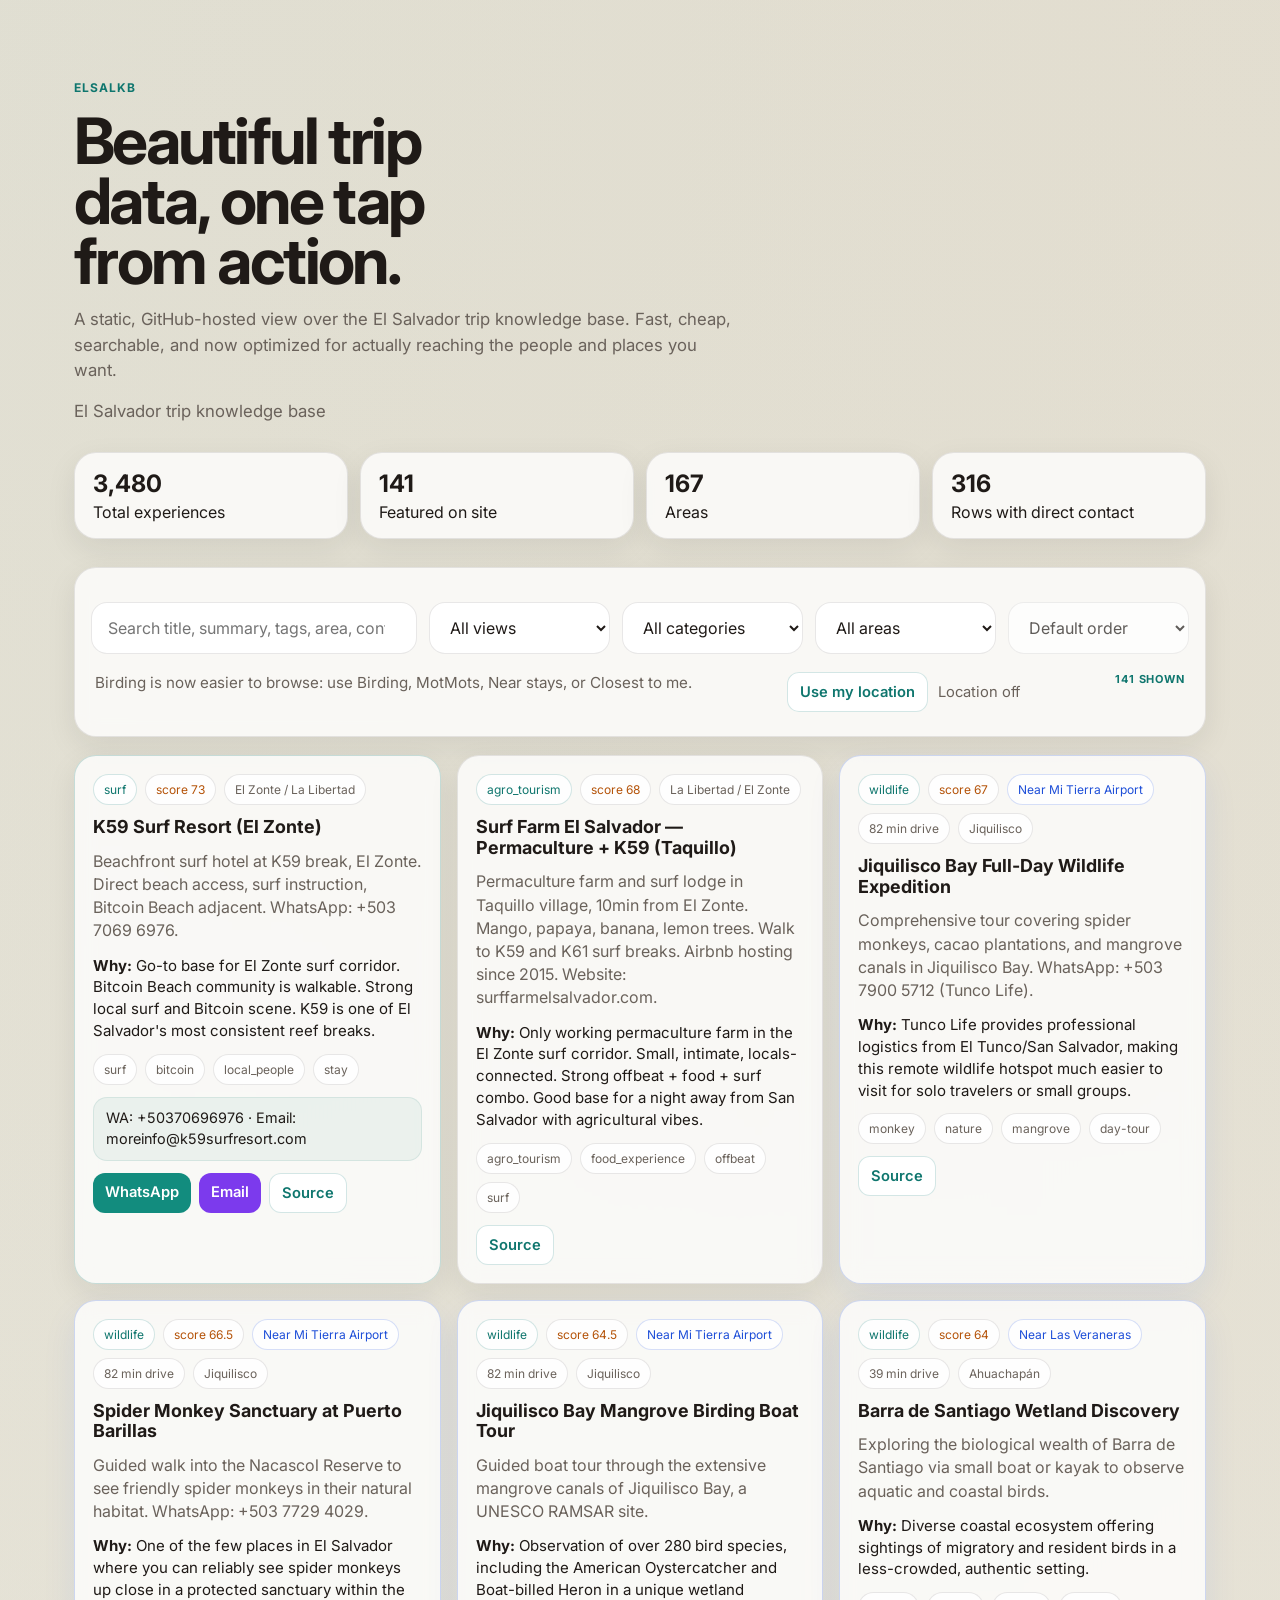
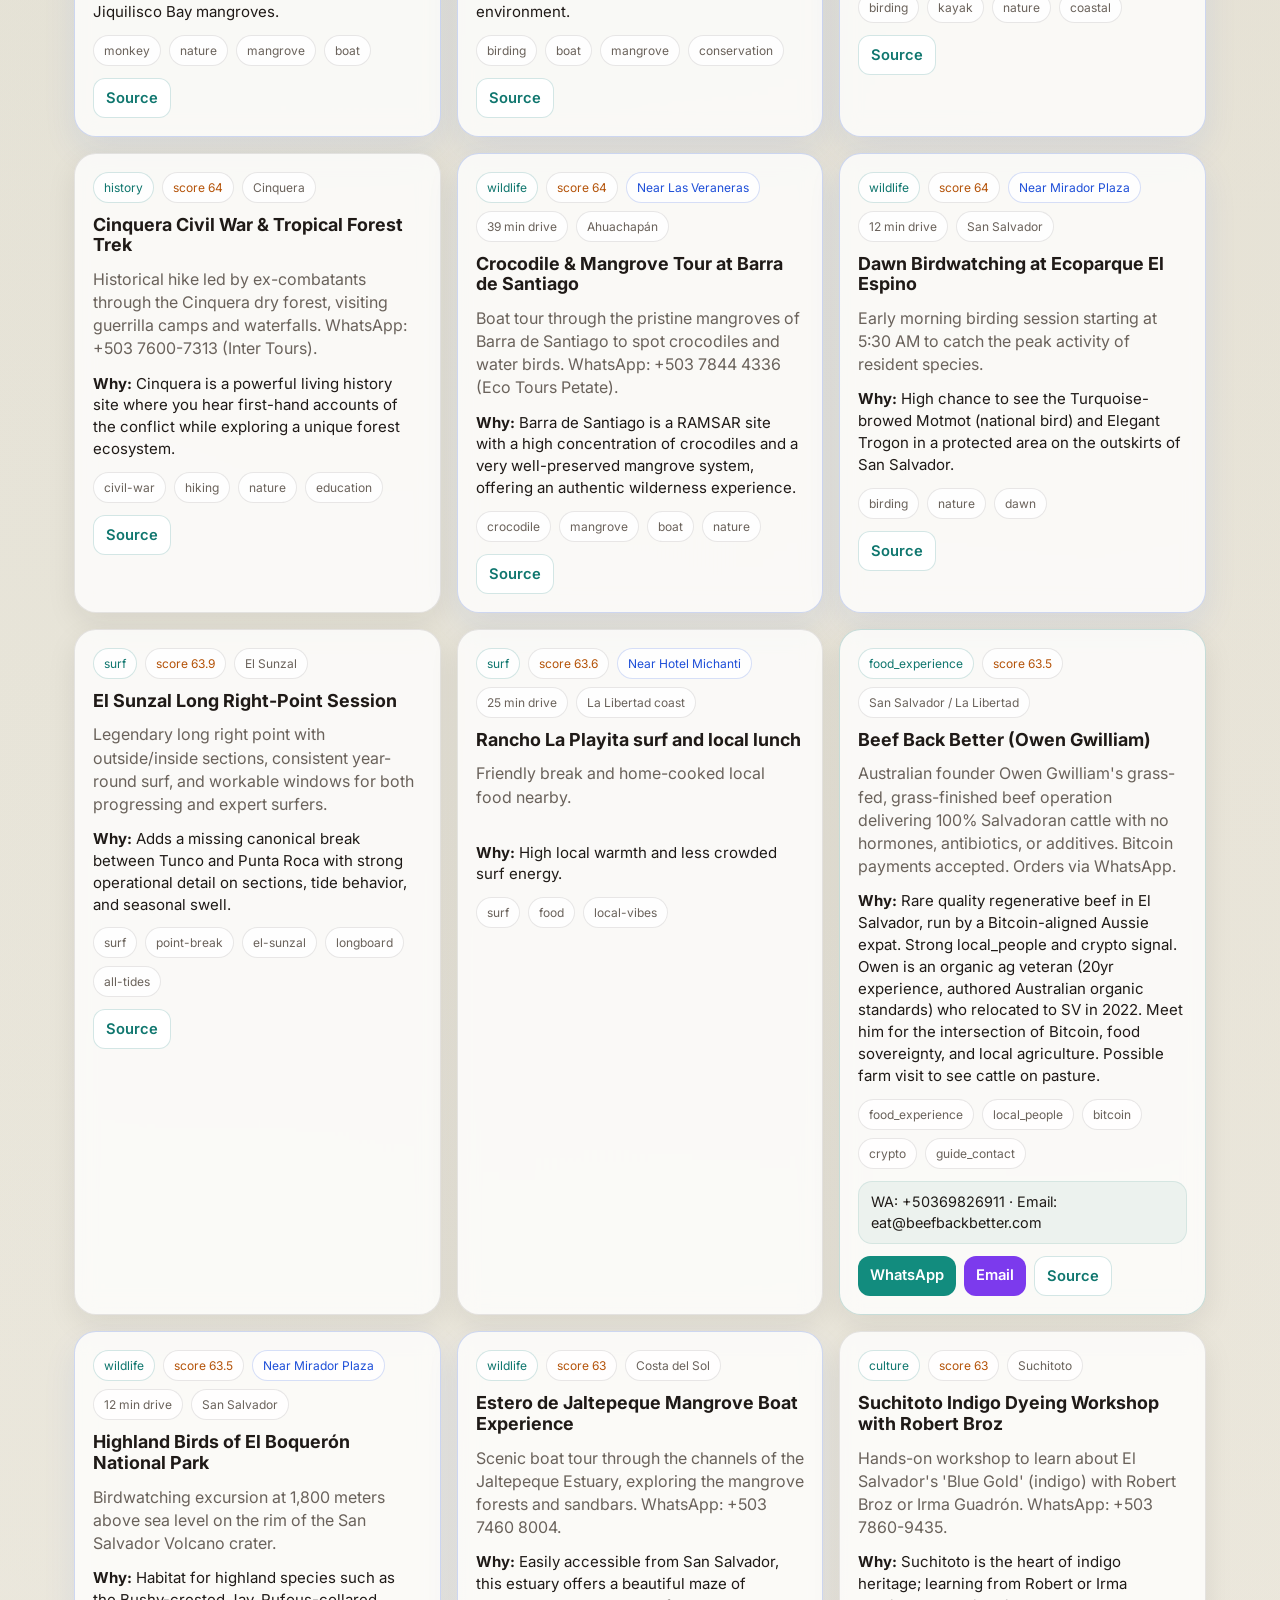
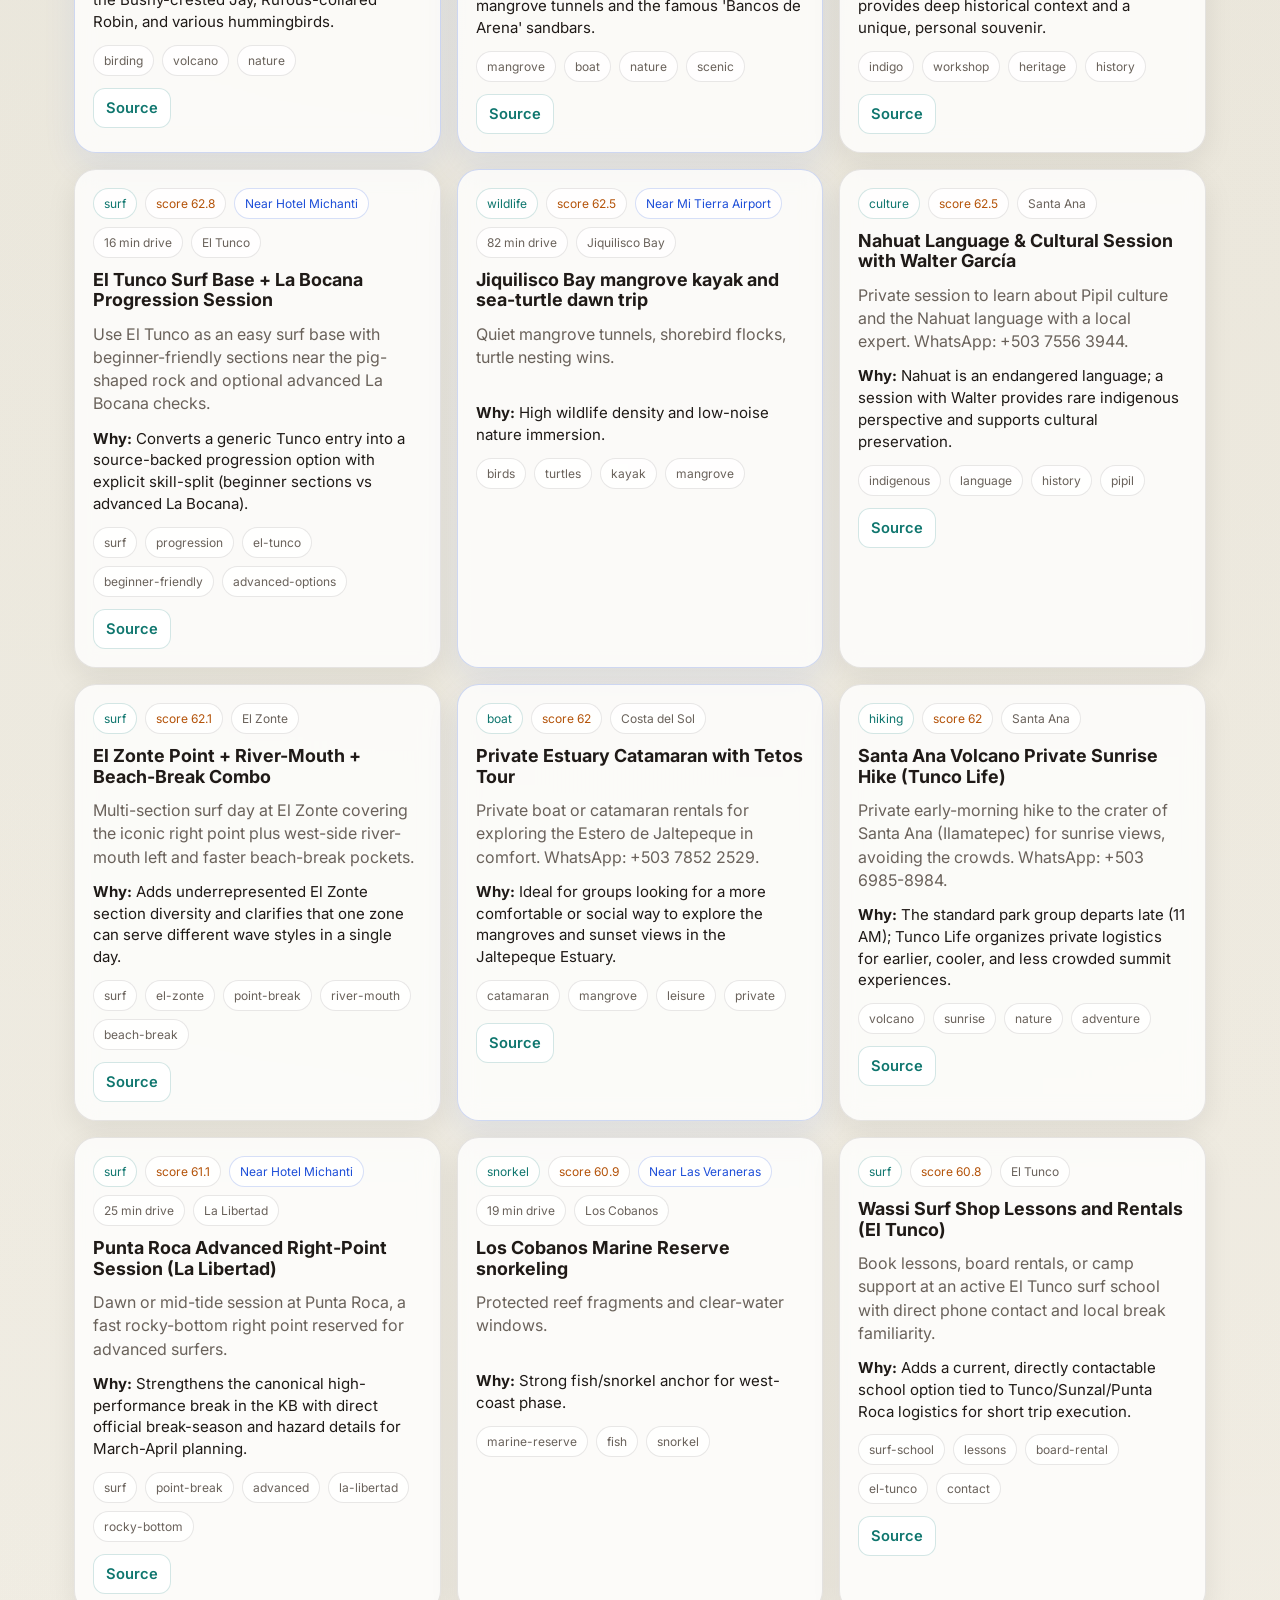
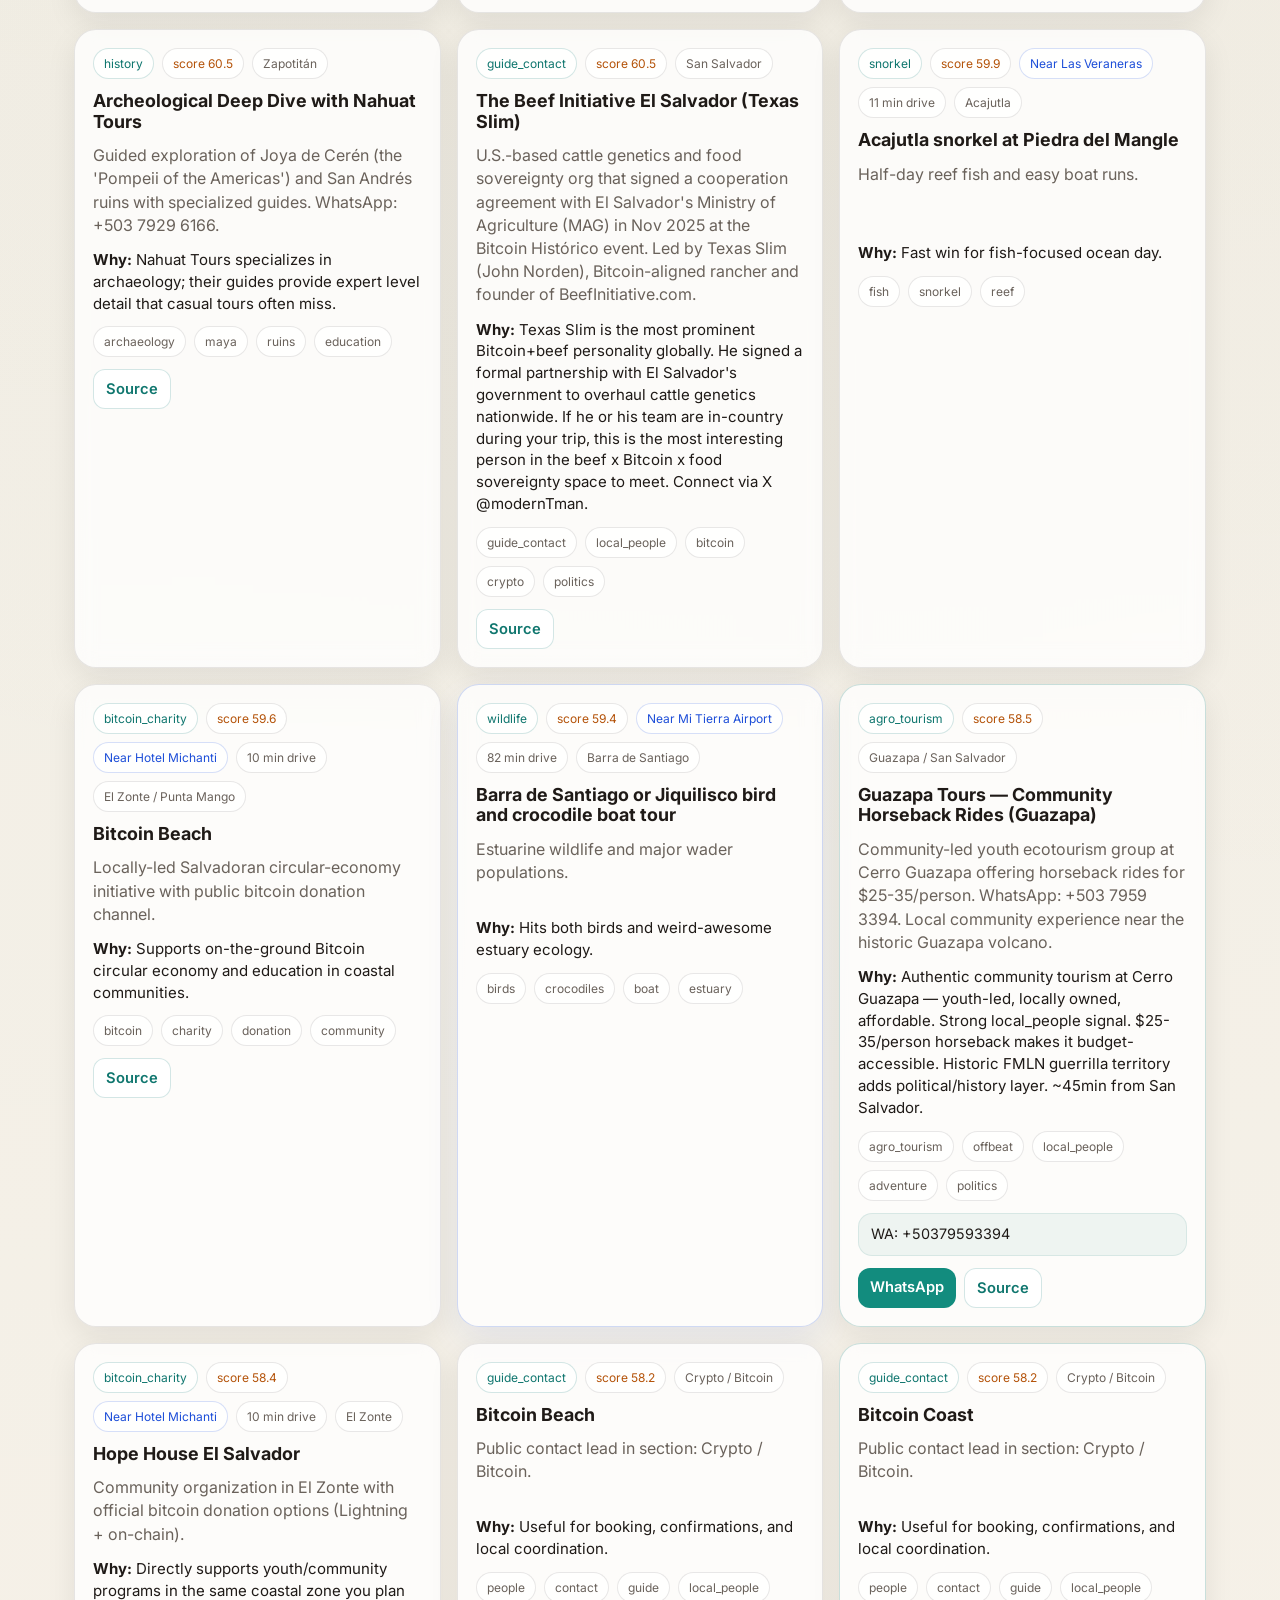
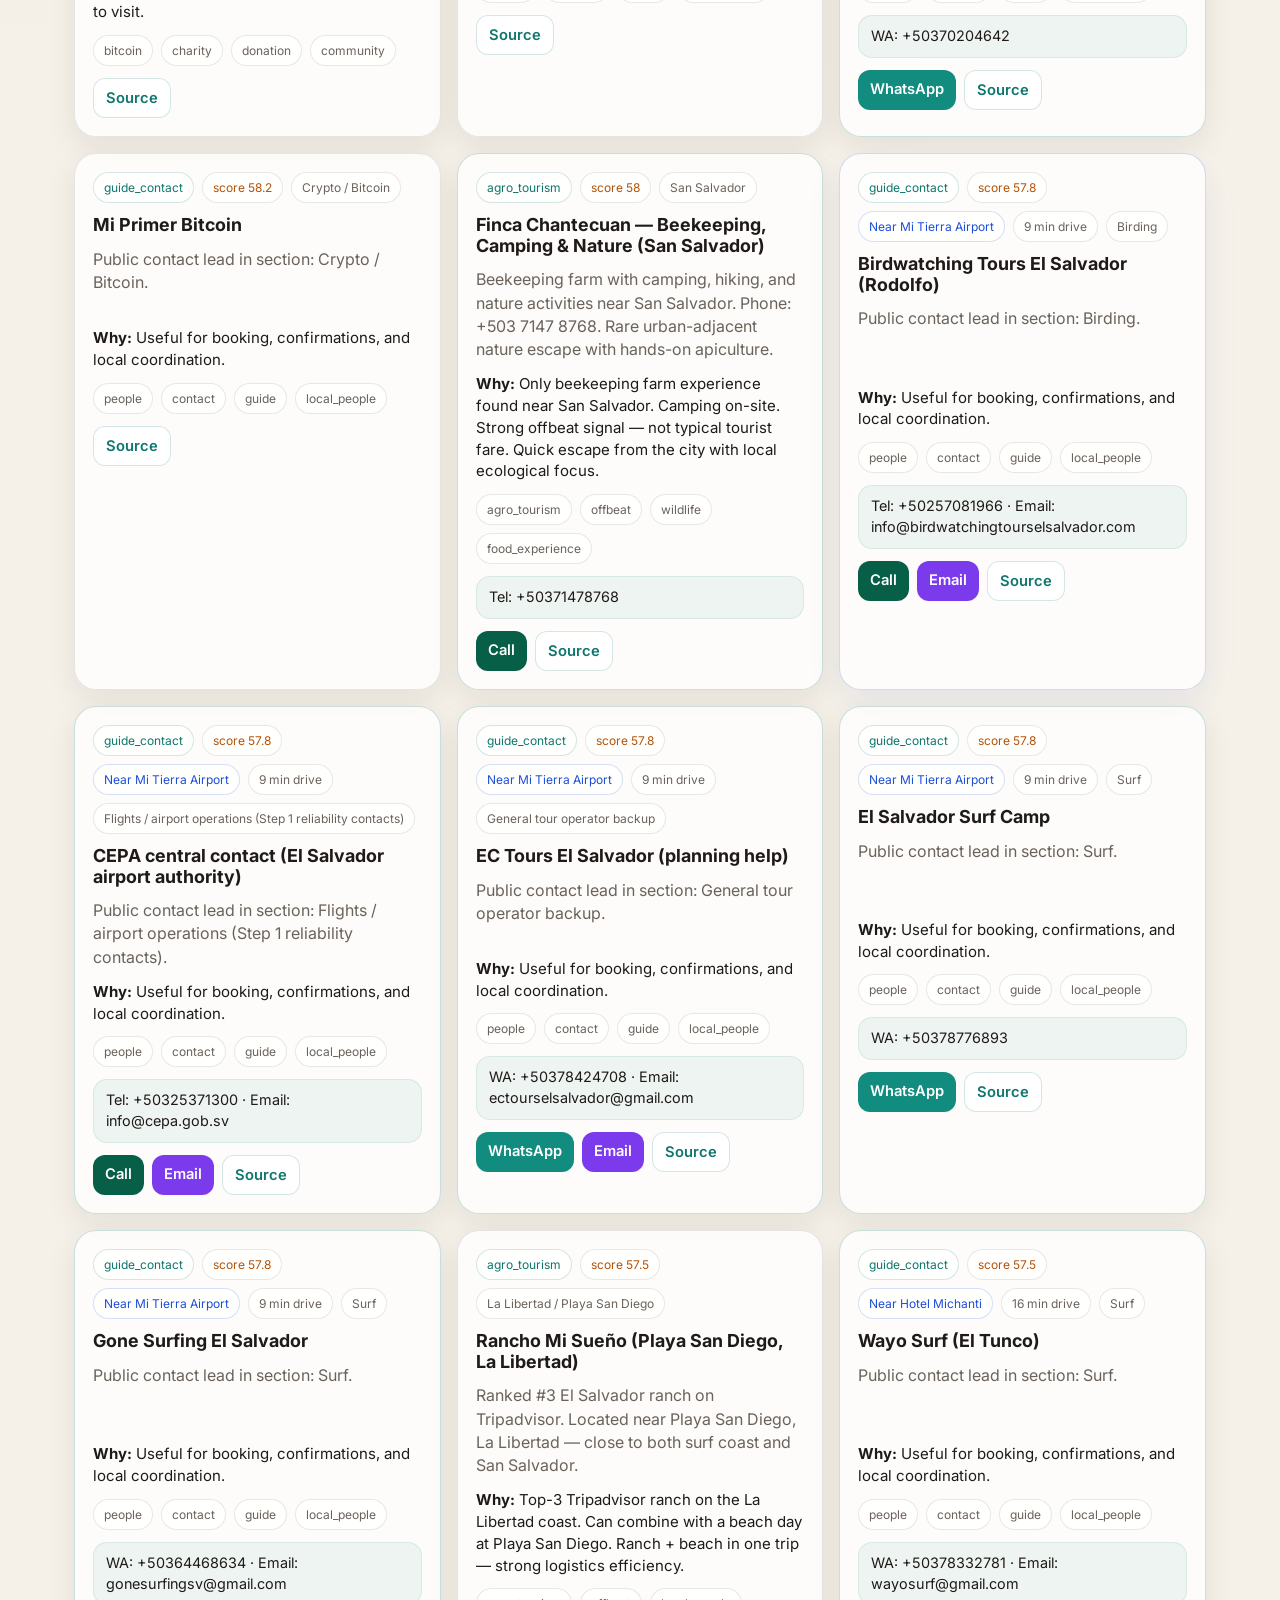
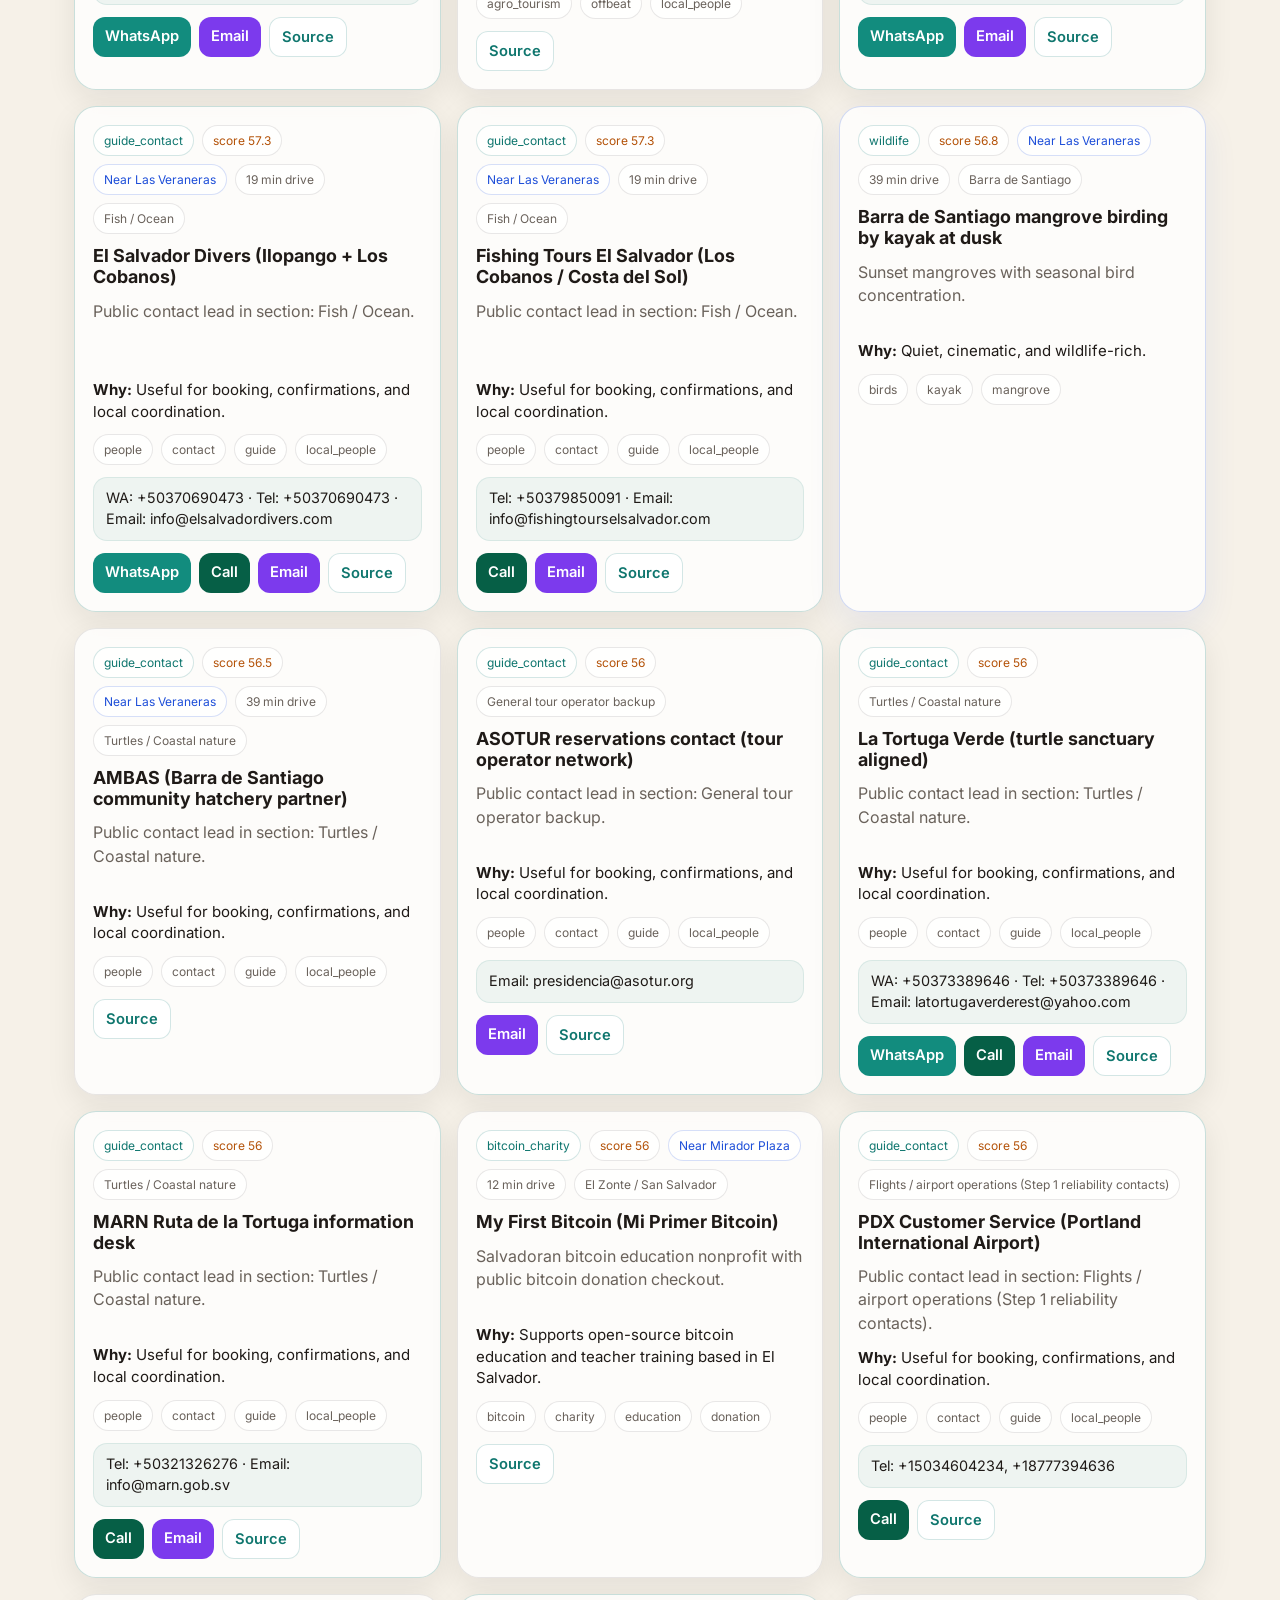
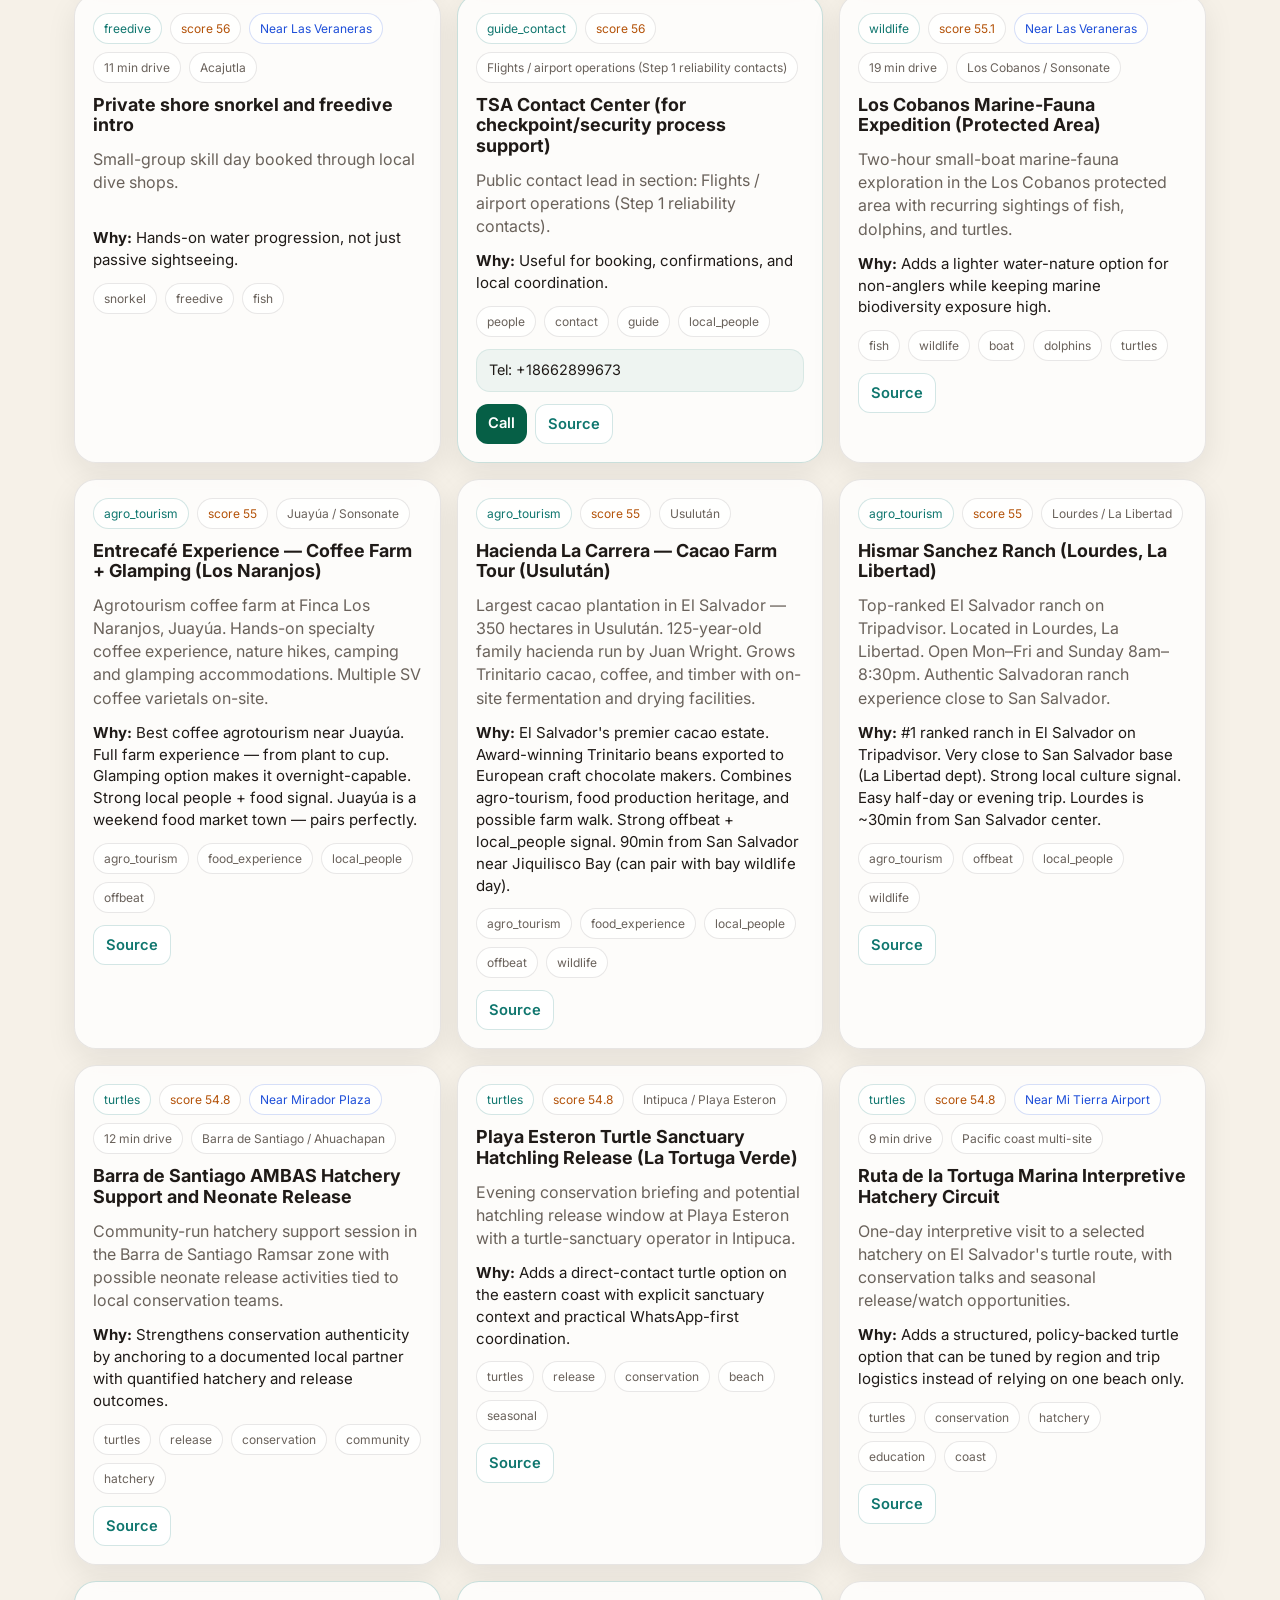
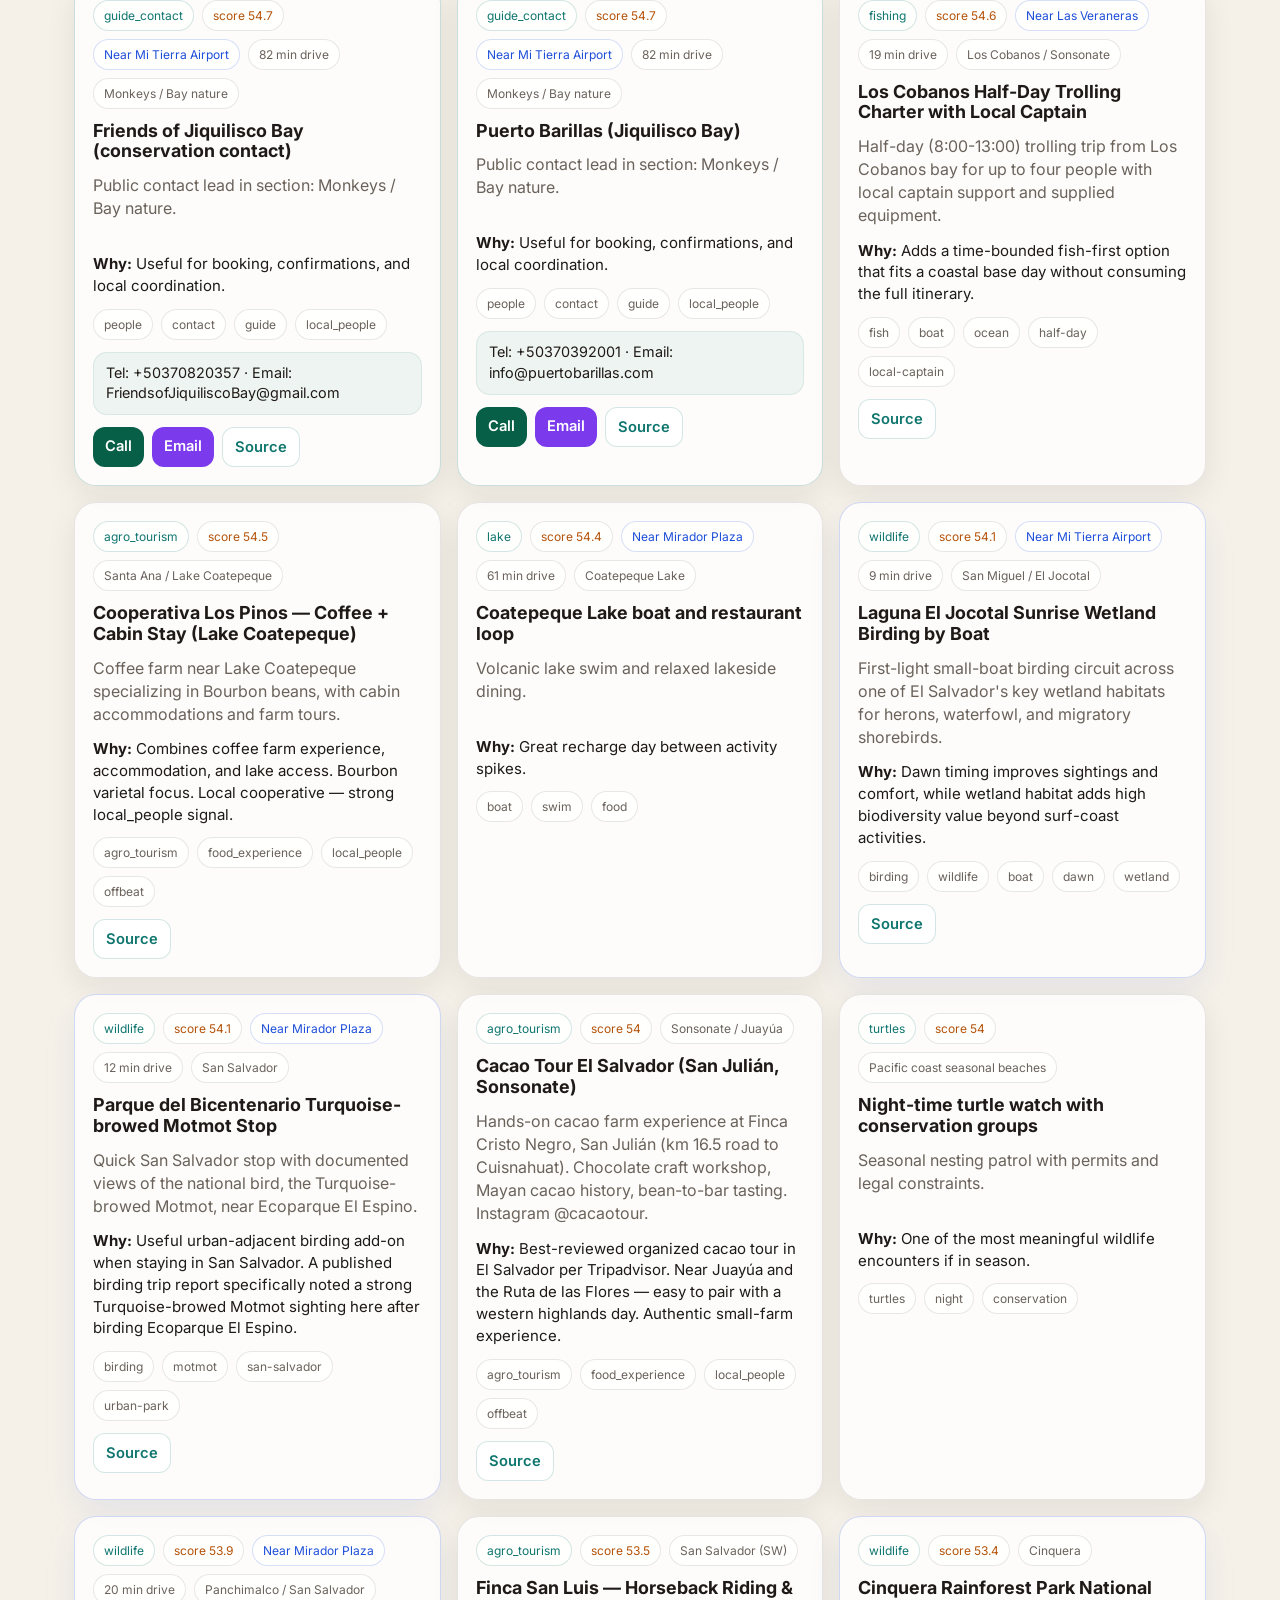
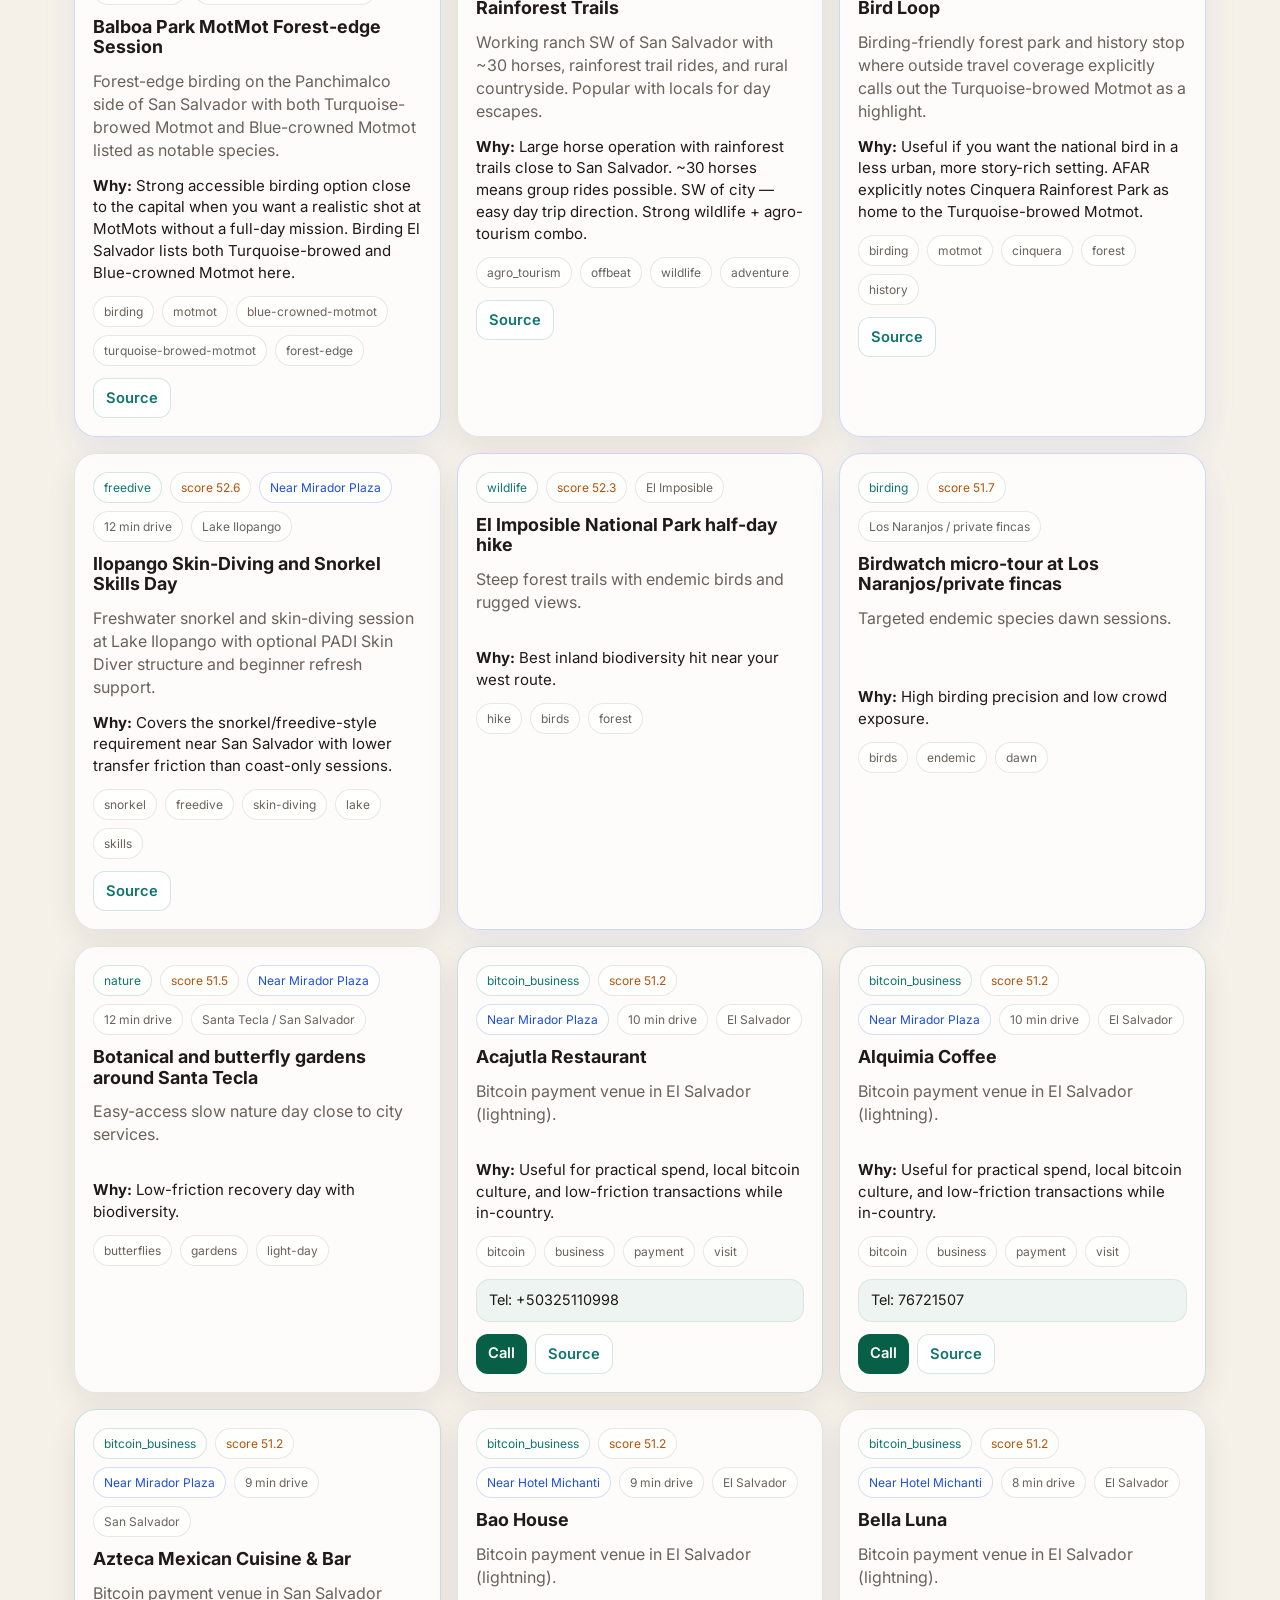
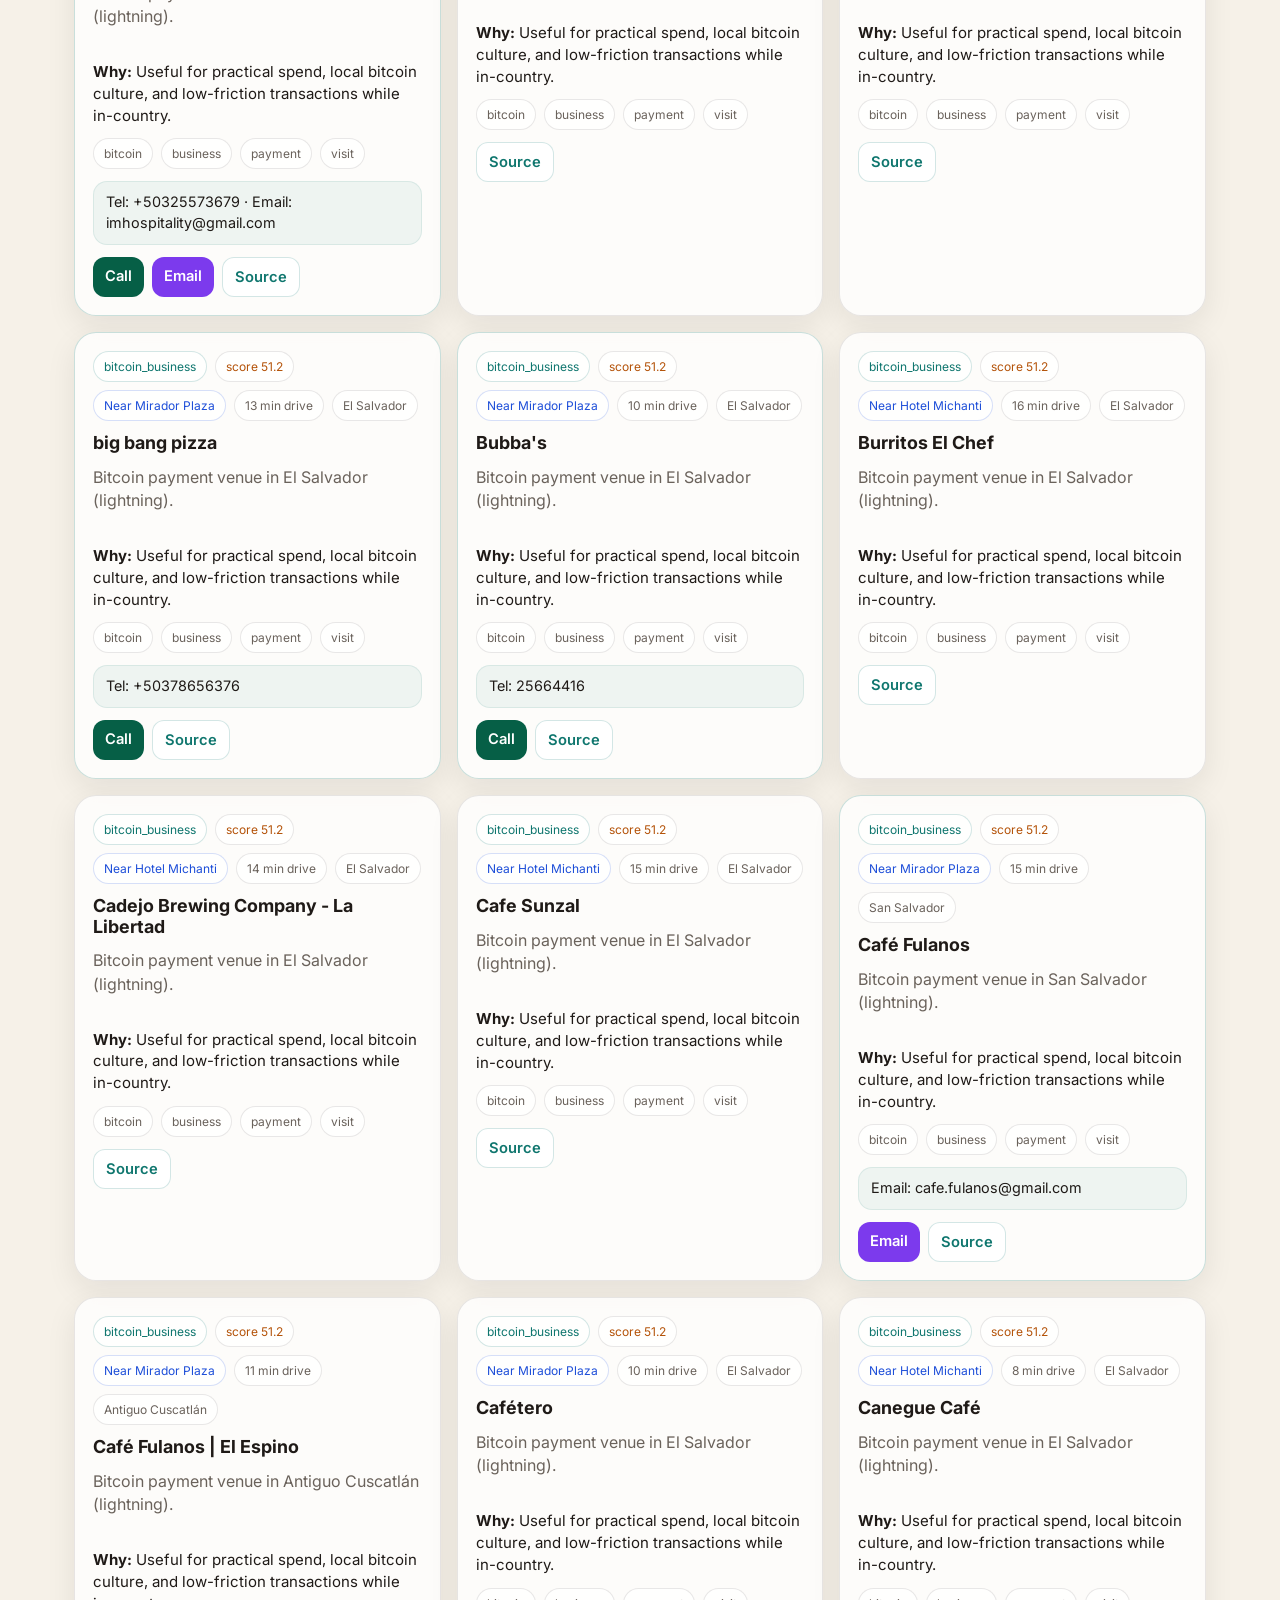
<file: index.html>
<!doctype html>
<html lang="en">
<head>
  <meta charset="utf-8">
  <meta name="viewport" content="width=device-width, initial-scale=1">
  <title>ElSalKB</title>
  <meta name="description" content="Simple, static trip knowledge base for El Salvador.">
  <link rel="preconnect" href="https://fonts.googleapis.com">
  <link rel="preconnect" href="https://fonts.gstatic.com" crossorigin>
  <link href="https://fonts.googleapis.com/css2?family=Inter:wght@400;500;600;700;800&display=swap" rel="stylesheet">
  <link rel="stylesheet" href="./styles.css">
</head>
<body>
  <main class="container">
    <section class="hero">
      <div class="kicker">ElSalKB</div>
      <h1>Beautiful trip data, one tap from action.</h1>
      <div class="subtitle">
        A static, GitHub-hosted view over the El Salvador trip knowledge base. Fast, cheap, searchable,
        and now optimized for actually reaching the people and places you want.
      </div>
      <div id="trip" class="subtitle"></div>
      <div class="stats">
        <div class="stat"><b id="stat-experiences">—</b>Total experiences</div>
        <div class="stat"><b id="stat-featured">—</b>Featured on site</div>
        <div class="stat"><b id="stat-areas">—</b>Areas</div>
        <div class="stat"><b id="stat-contacts">—</b>Rows with direct contact</div>
      </div>
    </section>

    <section class="panel" style="padding:16px;">
      <div class="controls controls-5">
        <input id="search" type="search" placeholder="Search title, summary, tags, area, contact…">
        <select id="quick-filter">
          <option value="">All views</option>
          <option value="birding">Birding</option>
          <option value="motmots">MotMots</option>
          <option value="near-stays">Near stays</option>
        </select>
        <select id="category"><option value="">All categories</option></select>
        <select id="area"><option value="">All areas</option></select>
        <select id="sort">
          <option value="default">Default order</option>
          <option value="score">Highest score</option>
          <option value="closest">Closest to me</option>
        </select>
      </div>
      <div class="toolbar toolbar-stack">
        <div class="subtitle toolbar-copy">Birding is now easier to browse: use Birding, MotMots, Near stays, or Closest to me.</div>
        <div class="location-row">
          <button id="location-button" class="button secondary-button" type="button">Use my location</button>
          <span id="location-status" class="location-status">Location off</span>
        </div>
        <div id="count" class="kicker" style="font-size:11px;"></div>
      </div>
    </section>

    <section id="grid" class="grid" style="margin-top:18px;"></section>

    <footer>
      Built as a static export from SQLite → JSON → plain HTML/CSS/JS. Deploy target: GitHub Pages.
      <br>
      Notes live in <a class="subtle" href="./NOTES.md">NOTES.md</a> and the repo <a class="subtle" href="./README.md">README</a>.
    </footer>
  </main>
  <script src="./app.js"></script>
</body>
</html>
</file>
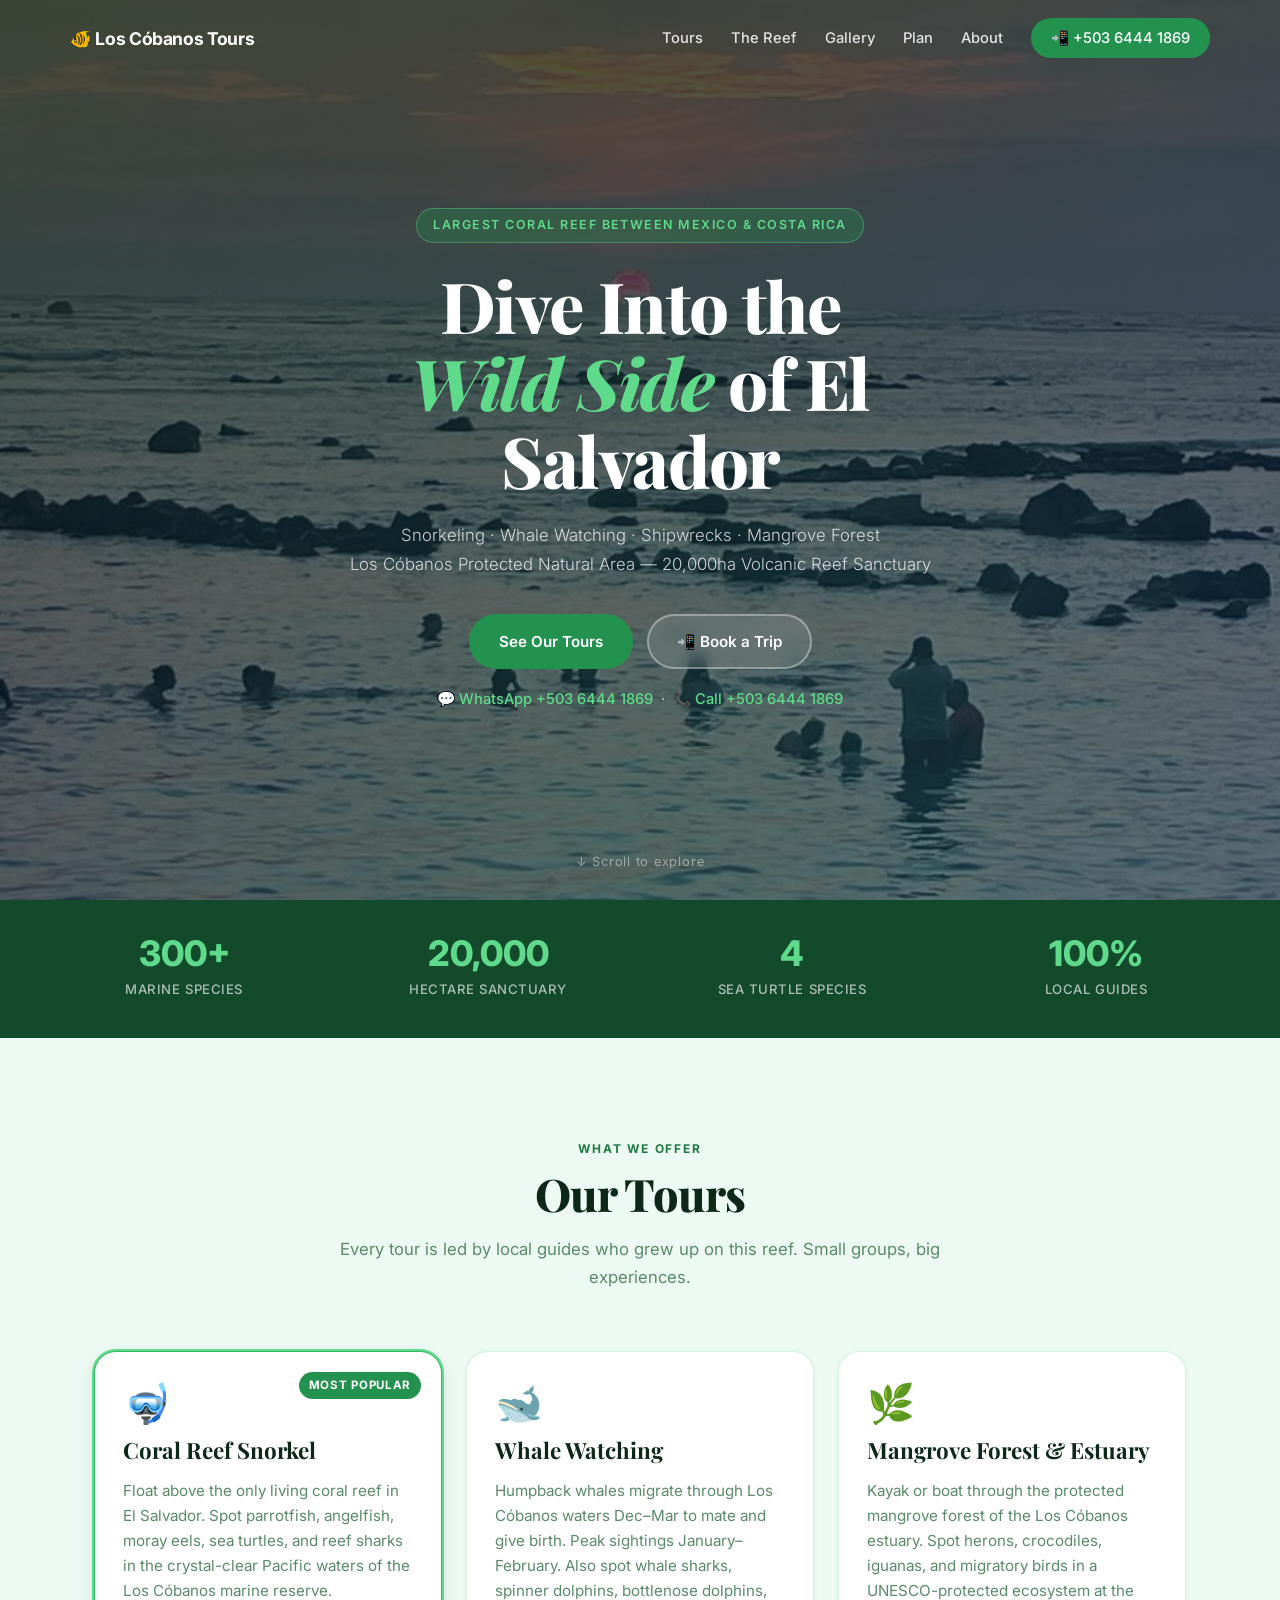
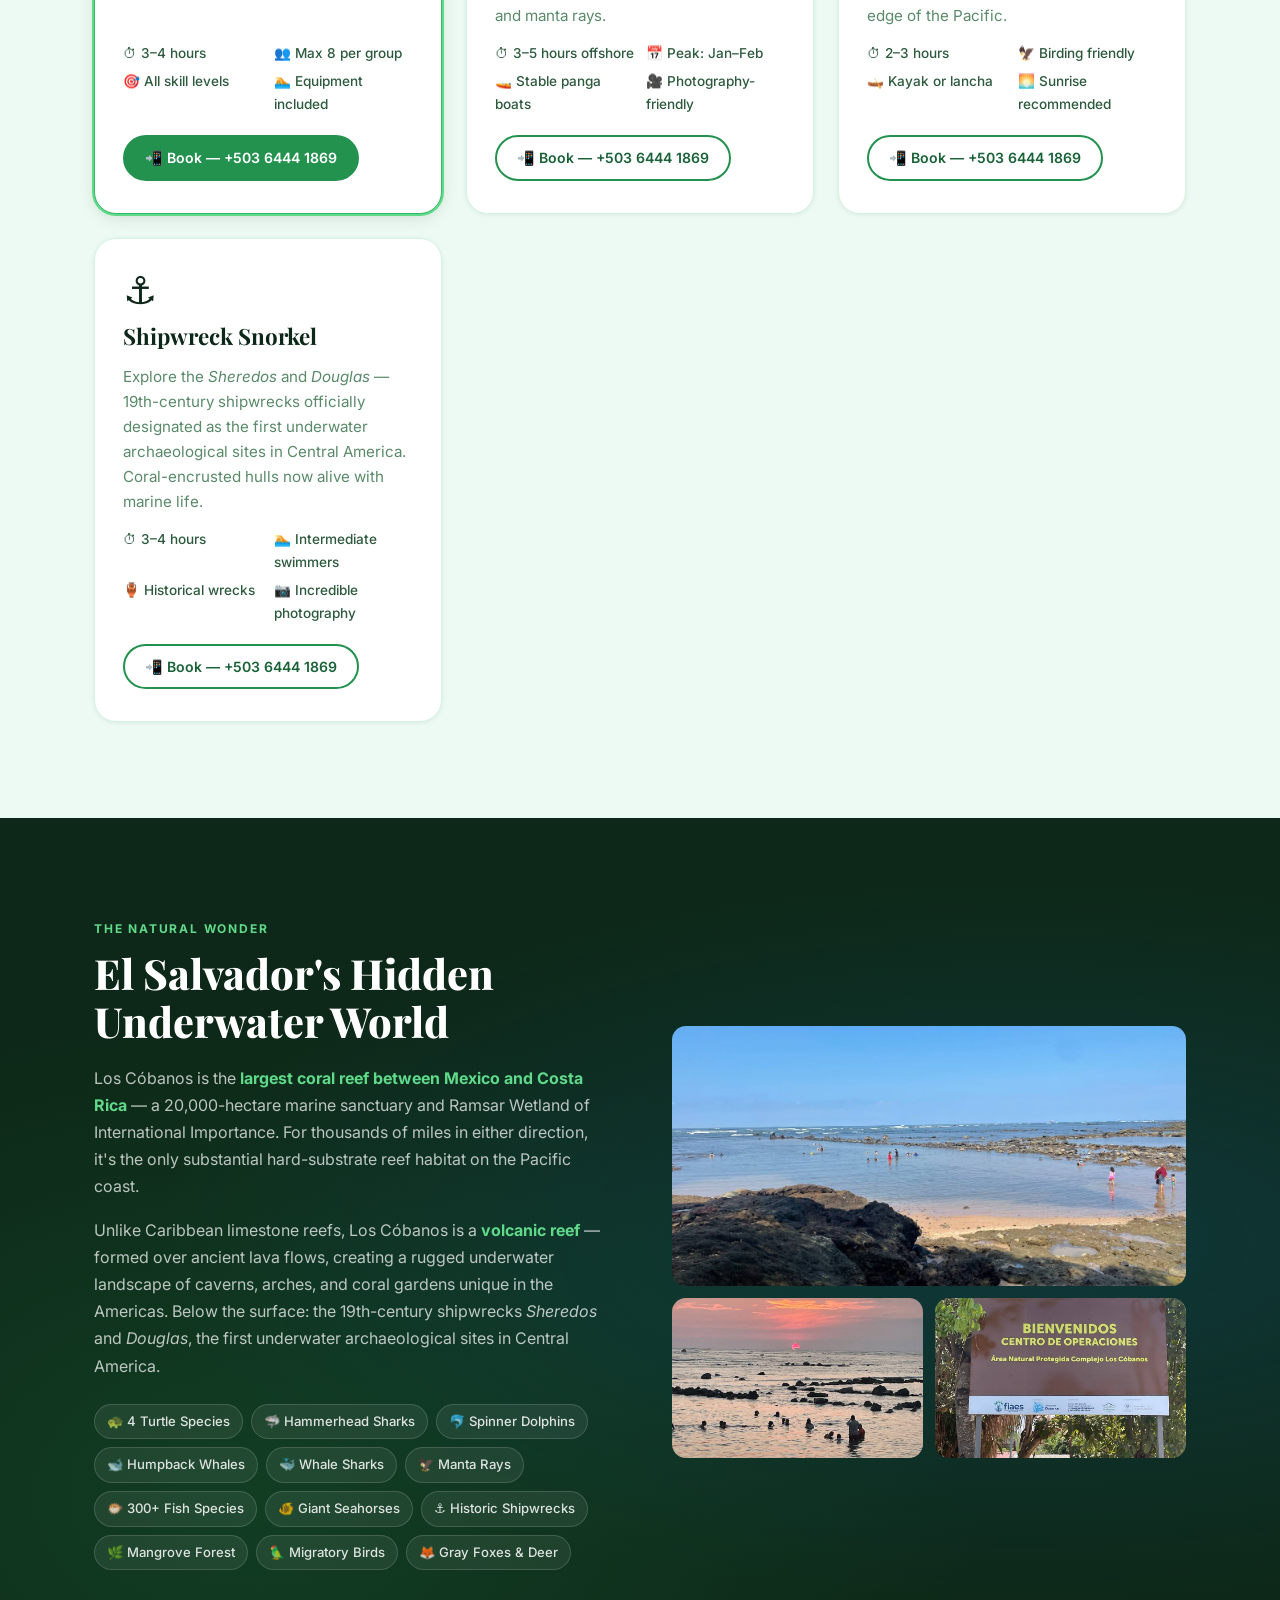
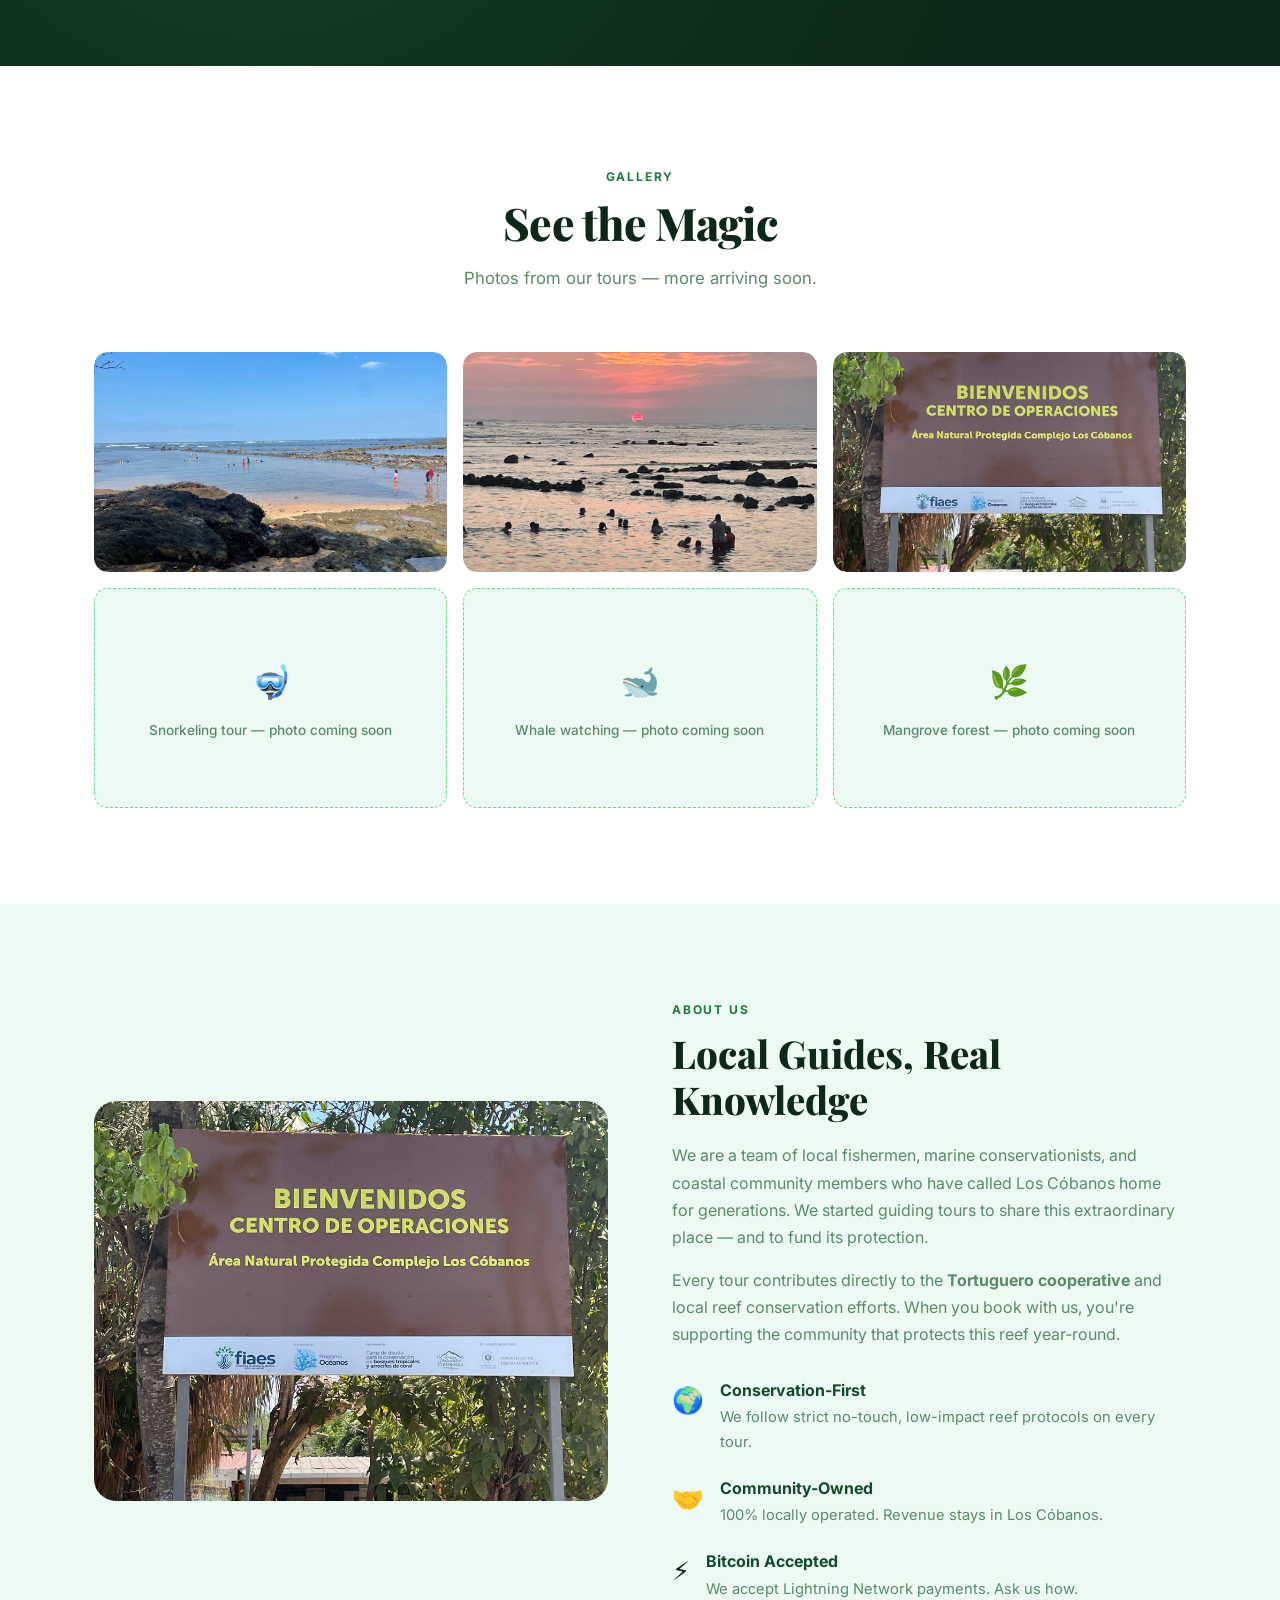
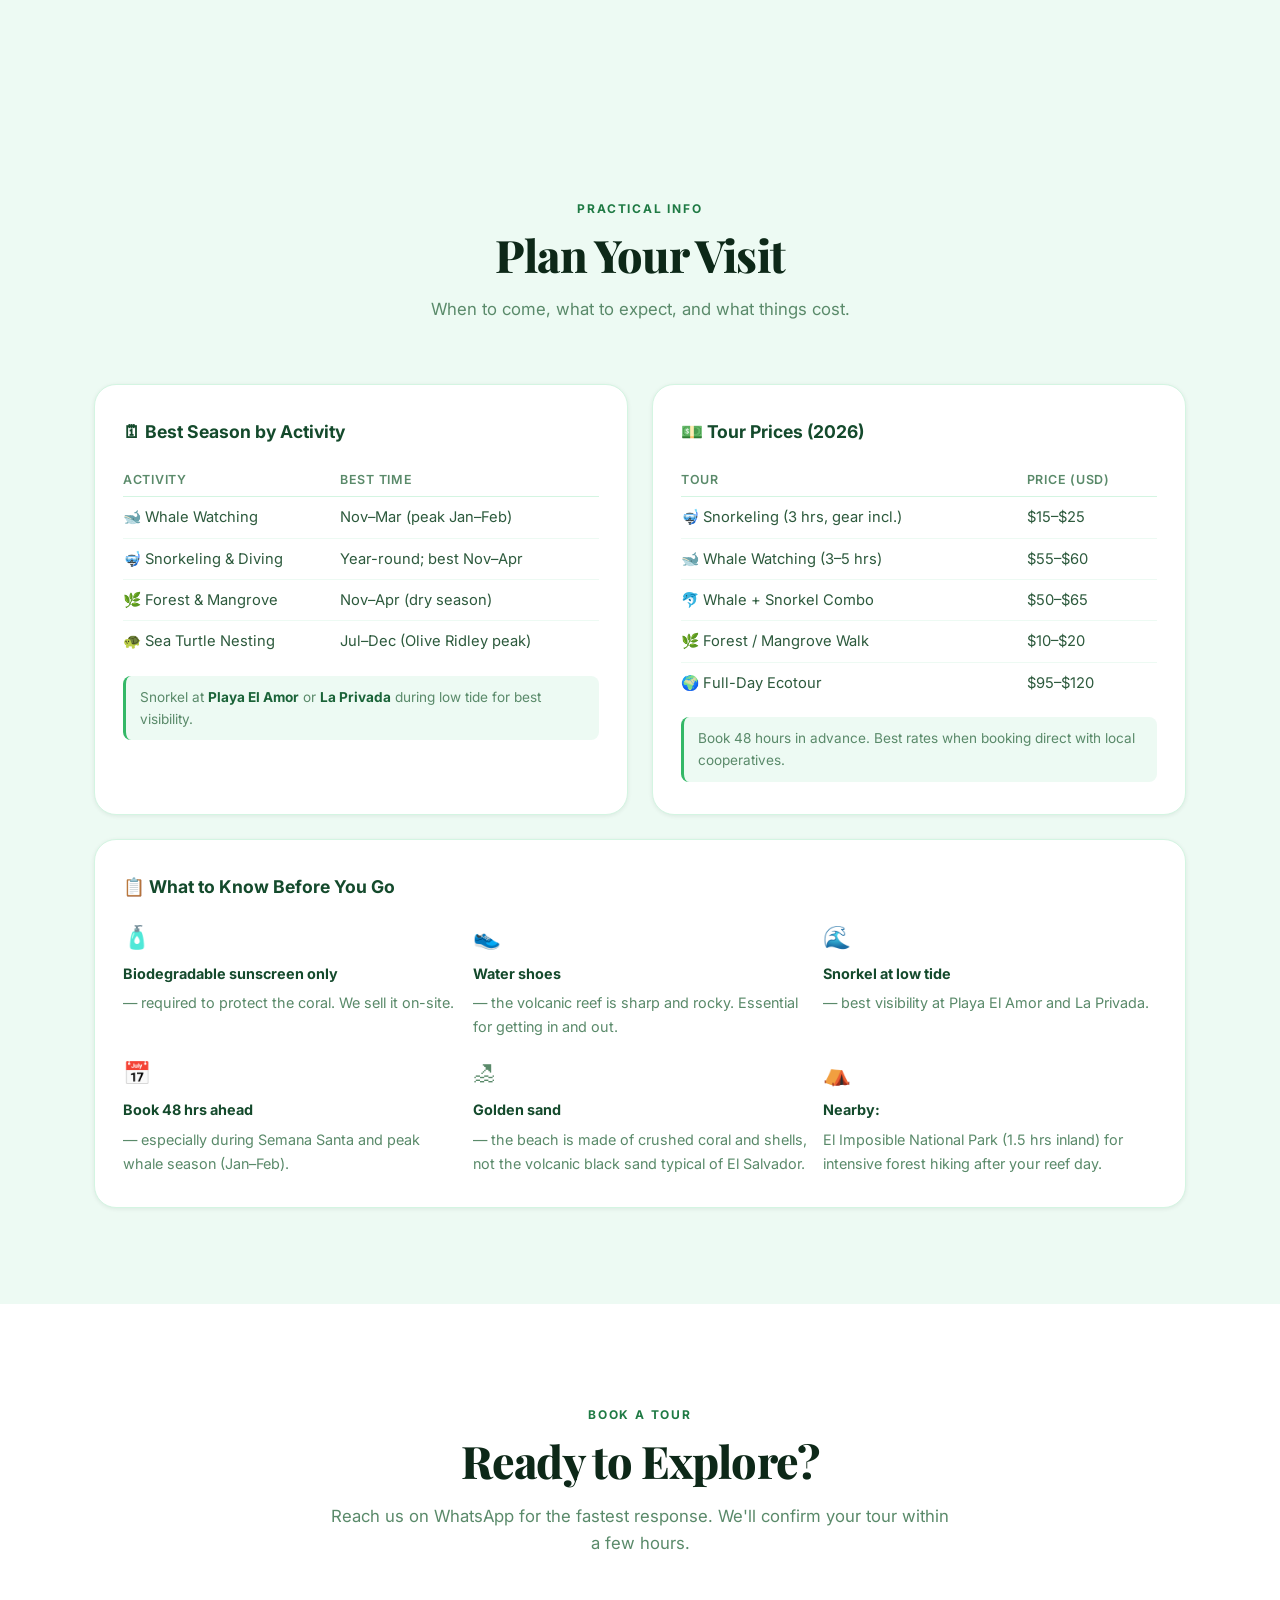
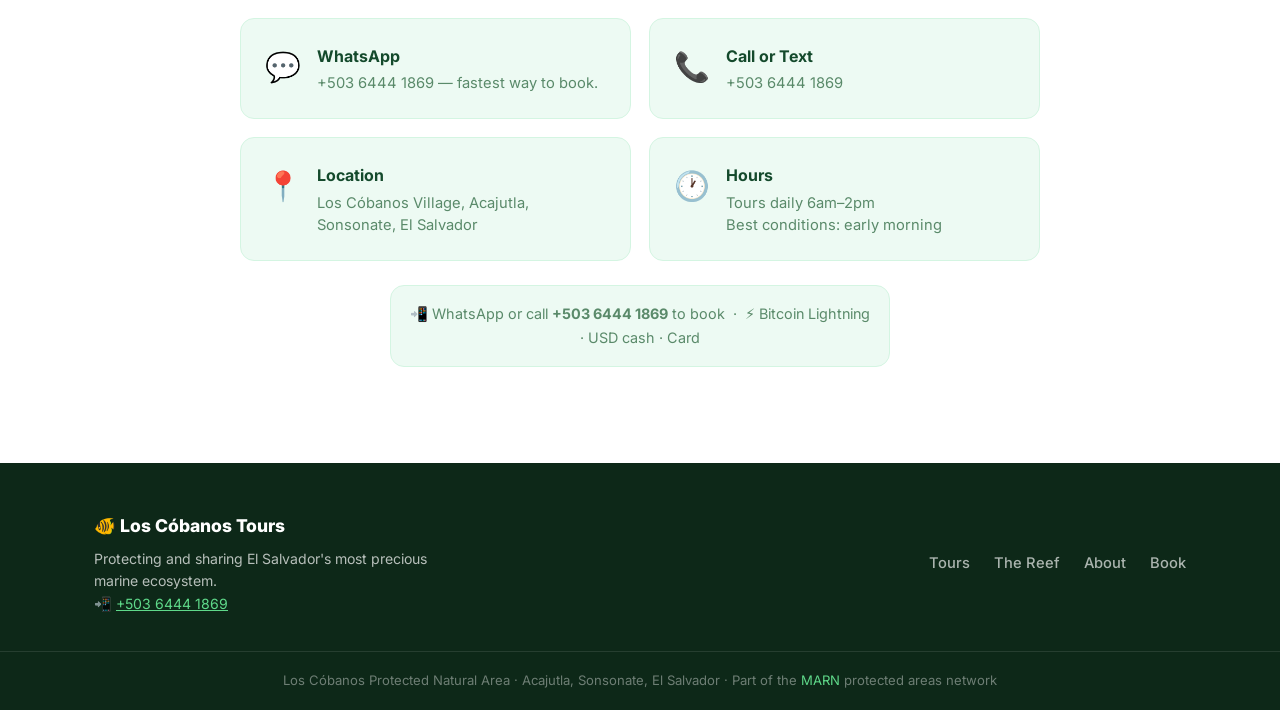
<file: cobanos-tours/index.html>
<!doctype html>
<html lang="en">
<head>
  <meta charset="utf-8">
  <meta name="viewport" content="width=device-width, initial-scale=1">
  <title>Los Cóbanos Tours — Snorkeling, Whale Watching & Nature in El Salvador</title>
  <meta name="description" content="Explore the largest coral reef between Mexico and Costa Rica at Los Cóbanos. Expert-guided snorkeling, whale watching, shipwreck diving & forest tours on El Salvador's Pacific coast.">
  <meta property="og:title" content="Los Cóbanos Tours">
  <meta property="og:description" content="El Salvador's only coral reef. Expert-guided snorkeling, whale watching & nature tours.">
  <meta property="og:type" content="website">
  <link rel="preconnect" href="https://fonts.googleapis.com">
  <link rel="preconnect" href="https://fonts.gstatic.com" crossorigin>
  <link href="https://fonts.googleapis.com/css2?family=Inter:ital,wght@0,300;0,400;0,500;0,600;0,700;0,800;1,300;1,400&family=Playfair+Display:wght@700;800&display=swap" rel="stylesheet">
  <link rel="stylesheet" href="styles.css">
  <style>
    .hero { background-image: linear-gradient(160deg, rgba(13,40,24,0.75) 0%, rgba(10,31,46,0.65) 50%, rgba(13,53,82,0.60) 100%), url('sunset.jpg'); }
  </style>
</head>
<body>

  <!-- NAV -->
  <nav class="nav">
    <div class="nav-inner">
      <a href="#" class="nav-logo">🐠 Los Cóbanos Tours</a>
      <div class="nav-links">
        <a href="#tours">Tours</a>
        <a href="#reef">The Reef</a>
        <a href="#gallery">Gallery</a>
        <a href="#plan">Plan</a>
        <a href="#about">About</a>
        <a href="https://wa.me/50364441869" class="nav-cta" target="_blank" rel="noopener">📲 +503 6444 1869</a>
      </div>
    </div>
  </nav>

  <!-- HERO -->
  <section class="hero">
    <div class="hero-overlay"></div>
    <div class="hero-content">
      <div class="hero-badge">Largest Coral Reef Between Mexico & Costa Rica</div>
      <h1 class="hero-title">Dive Into the<br><em>Wild Side</em> of El Salvador</h1>
      <p class="hero-sub">Snorkeling · Whale Watching · Shipwrecks · Mangrove Forest<br>Los Cóbanos Protected Natural Area — 20,000ha Volcanic Reef Sanctuary</p>
      <div class="hero-actions">
        <a href="#tours" class="btn btn-primary">See Our Tours</a>
        <a href="https://wa.me/50364441869" class="btn btn-ghost" target="_blank" rel="noopener">📲 Book a Trip</a>
      </div>
      <div class="hero-contact">
        <a href="https://wa.me/50364441869" target="_blank" rel="noopener">💬 WhatsApp +503 6444 1869</a>
        &nbsp;·&nbsp;
        <a href="tel:+50364441869">📞 Call +503 6444 1869</a>
      </div>
    </div>
    <div class="hero-scroll">↓ Scroll to explore</div>
  </section>

  <!-- STATS BAR -->
  <div class="stats-bar">
    <div class="stat-item">
      <span class="stat-num">300+</span>
      <span class="stat-label">Marine species</span>
    </div>
    <div class="stat-item">
      <span class="stat-num">20,000</span>
      <span class="stat-label">Hectare sanctuary</span>
    </div>
    <div class="stat-item">
      <span class="stat-num">4</span>
      <span class="stat-label">Sea turtle species</span>
    </div>
    <div class="stat-item">
      <span class="stat-num">100%</span>
      <span class="stat-label">Local guides</span>
    </div>
  </div>

  <!-- TOURS -->
  <section id="tours" class="section tours-section">
    <div class="container">
      <div class="section-header">
        <div class="section-kicker">What We Offer</div>
        <h2 class="section-title">Our Tours</h2>
        <p class="section-sub">Every tour is led by local guides who grew up on this reef. Small groups, big experiences.</p>
      </div>
      <div class="tours-grid">

        <div class="tour-card featured">
          <div class="tour-icon">🤿</div>
          <div class="tour-tag">Most Popular</div>
          <h3>Coral Reef Snorkel</h3>
          <p>Float above the only living coral reef in El Salvador. Spot parrotfish, angelfish, moray eels, sea turtles, and reef sharks in the crystal-clear Pacific waters of the Los Cóbanos marine reserve.</p>
          <ul class="tour-details">
            <li>⏱ 3–4 hours</li>
            <li>👥 Max 8 per group</li>
            <li>🎯 All skill levels</li>
            <li>🏊 Equipment included</li>
          </ul>
          <a href="https://wa.me/50364441869" class="btn btn-primary btn-sm" target="_blank" rel="noopener">📲 Book — +503 6444 1869</a>
        </div>

        <div class="tour-card">
          <div class="tour-icon">🐋</div>
          <h3>Whale Watching</h3>
          <p>Humpback whales migrate through Los Cóbanos waters Dec–Mar to mate and give birth. Peak sightings January–February. Also spot whale sharks, spinner dolphins, bottlenose dolphins, and manta rays.</p>
          <ul class="tour-details">
            <li>⏱ 3–5 hours offshore</li>
            <li>📅 Peak: Jan–Feb</li>
            <li>🚤 Stable panga boats</li>
            <li>🎥 Photography-friendly</li>
          </ul>
          <a href="https://wa.me/50364441869" class="btn btn-outline btn-sm" target="_blank" rel="noopener">📲 Book — +503 6444 1869</a>
        </div>

        <div class="tour-card">
          <div class="tour-icon">🌿</div>
          <h3>Mangrove Forest & Estuary</h3>
          <p>Kayak or boat through the protected mangrove forest of the Los Cóbanos estuary. Spot herons, crocodiles, iguanas, and migratory birds in a UNESCO-protected ecosystem at the edge of the Pacific.</p>
          <ul class="tour-details">
            <li>⏱ 2–3 hours</li>
            <li>🦅 Birding friendly</li>
            <li>🛶 Kayak or lancha</li>
            <li>🌅 Sunrise recommended</li>
          </ul>
          <a href="https://wa.me/50364441869" class="btn btn-outline btn-sm" target="_blank" rel="noopener">📲 Book — +503 6444 1869</a>
        </div>

        <div class="tour-card">
          <div class="tour-icon">⚓</div>
          <h3>Shipwreck Snorkel</h3>
          <p>Explore the <em>Sheredos</em> and <em>Douglas</em> — 19th-century shipwrecks officially designated as the first underwater archaeological sites in Central America. Coral-encrusted hulls now alive with marine life.</p>
          <ul class="tour-details">
            <li>⏱ 3–4 hours</li>
            <li>🏊 Intermediate swimmers</li>
            <li>🏺 Historical wrecks</li>
            <li>📷 Incredible photography</li>
          </ul>
          <a href="https://wa.me/50364441869" class="btn btn-outline btn-sm" target="_blank" rel="noopener">📲 Book — +503 6444 1869</a>
        </div>

      </div>
    </div>
  </section>

  <!-- REEF SECTION -->
  <section id="reef" class="section reef-section">
    <div class="reef-bg"></div>
    <div class="container reef-inner">
      <div class="reef-text">
        <div class="section-kicker">The Natural Wonder</div>
        <h2>El Salvador's Hidden Underwater World</h2>
        <p>Los Cóbanos is the <strong>largest coral reef between Mexico and Costa Rica</strong> — a 20,000-hectare marine sanctuary and Ramsar Wetland of International Importance. For thousands of miles in either direction, it's the only substantial hard-substrate reef habitat on the Pacific coast.</p>
        <p>Unlike Caribbean limestone reefs, Los Cóbanos is a <strong>volcanic reef</strong> — formed over ancient lava flows, creating a rugged underwater landscape of caverns, arches, and coral gardens unique in the Americas. Below the surface: the 19th-century shipwrecks <em>Sheredos</em> and <em>Douglas</em>, the first underwater archaeological sites in Central America.</p>
        <div class="reef-species">
          <div class="species-tag">🐢 4 Turtle Species</div>
          <div class="species-tag">🦈 Hammerhead Sharks</div>
          <div class="species-tag">🐬 Spinner Dolphins</div>
          <div class="species-tag">🐋 Humpback Whales</div>
          <div class="species-tag">🐳 Whale Sharks</div>
          <div class="species-tag">🦅 Manta Rays</div>
          <div class="species-tag">🐡 300+ Fish Species</div>
          <div class="species-tag">🐠 Giant Seahorses</div>
          <div class="species-tag">⚓ Historic Shipwrecks</div>
          <div class="species-tag">🌿 Mangrove Forest</div>
          <div class="species-tag">🦜 Migratory Birds</div>
          <div class="species-tag">🦊 Gray Foxes & Deer</div>
        </div>
      </div>
      <div class="reef-image-col">
        <div class="reef-image-placeholder">
          <div class="reef-real-img" style="grid-column:1/-1;border-radius:14px;overflow:hidden;max-height:260px;">
            <img src="beach.jpg" alt="Los Cóbanos volcanic reef and tide pools" style="width:100%;height:260px;object-fit:cover;display:block;">
          </div>
          <div class="reef-real-img" style="border-radius:14px;overflow:hidden;max-height:160px;">
            <img src="sunset.jpg" alt="Sunset at Los Cóbanos reef" style="width:100%;height:160px;object-fit:cover;display:block;">
          </div>
          <div class="reef-real-img" style="border-radius:14px;overflow:hidden;max-height:160px;">
            <img src="sign.jpg" alt="Los Cóbanos Protected Natural Area operations center" style="width:100%;height:160px;object-fit:cover;display:block;">
          </div>
        </div>
      </div>
    </div>
  </section>

  <!-- GALLERY -->
  <section id="gallery" class="section gallery-section">
    <div class="container">
      <div class="section-header">
        <div class="section-kicker">Gallery</div>
        <h2 class="section-title">See the Magic</h2>
        <p class="section-sub">Photos from our tours — more arriving soon.</p>
      </div>
      <div class="gallery-grid" id="gallery-grid">
        <div class="gallery-item"><img src="beach.jpg" alt="Los Cóbanos volcanic reef and tide pools — Área Natural Protegida"></div>
        <div class="gallery-item"><img src="sunset.jpg" alt="Pacific sunset at Los Cóbanos reef with swimmers silhouetted"></div>
        <div class="gallery-item"><img src="sign.jpg" alt="Bienvenidos — Centro de Operaciones, Área Natural Protegida Complejo Los Cóbanos"></div>
        <div class="gallery-item placeholder"><span>🤿</span><p>Snorkeling tour — photo coming soon</p></div>
        <div class="gallery-item placeholder"><span>🐋</span><p>Whale watching — photo coming soon</p></div>
        <div class="gallery-item placeholder"><span>🌿</span><p>Mangrove forest — photo coming soon</p></div>
      </div>
    </div>
  </section>

  <!-- ABOUT -->
  <section id="about" class="section about-section">
    <div class="container about-inner">
      <div class="about-image-col">
        <div class="about-img-wrap">
          <img src="sign.jpg" alt="Los Cóbanos Protected Natural Area operations center" style="width:100%;height:400px;object-fit:cover;border-radius:14px;display:block;">
        </div>
      </div>
      <div class="about-text">
        <div class="section-kicker">About Us</div>
        <h2>Local Guides, Real Knowledge</h2>
        <p>We are a team of local fishermen, marine conservationists, and coastal community members who have called Los Cóbanos home for generations. We started guiding tours to share this extraordinary place — and to fund its protection.</p>
        <p>Every tour contributes directly to the <strong>Tortuguero cooperative</strong> and local reef conservation efforts. When you book with us, you're supporting the community that protects this reef year-round.</p>
        <div class="about-values">
          <div class="value-item">
            <span class="value-icon">🌍</span>
            <div>
              <strong>Conservation-First</strong>
              <p>We follow strict no-touch, low-impact reef protocols on every tour.</p>
            </div>
          </div>
          <div class="value-item">
            <span class="value-icon">🤝</span>
            <div>
              <strong>Community-Owned</strong>
              <p>100% locally operated. Revenue stays in Los Cóbanos.</p>
            </div>
          </div>
          <div class="value-item">
            <span class="value-icon">⚡</span>
            <div>
              <strong>Bitcoin Accepted</strong>
              <p>We accept Lightning Network payments. Ask us how.</p>
            </div>
          </div>
        </div>
      </div>
    </div>
  </section>

  <!-- PLAN YOUR VISIT -->
  <section id="plan" class="section plan-section">
    <div class="container">
      <div class="section-header">
        <div class="section-kicker">Practical Info</div>
        <h2 class="section-title">Plan Your Visit</h2>
        <p class="section-sub">When to come, what to expect, and what things cost.</p>
      </div>
      <div class="plan-grid">

        <div class="plan-card">
          <h3>🗓 Best Season by Activity</h3>
          <table class="plan-table">
            <thead><tr><th>Activity</th><th>Best Time</th></tr></thead>
            <tbody>
              <tr><td>🐋 Whale Watching</td><td>Nov–Mar (peak Jan–Feb)</td></tr>
              <tr><td>🤿 Snorkeling & Diving</td><td>Year-round; best Nov–Apr</td></tr>
              <tr><td>🌿 Forest & Mangrove</td><td>Nov–Apr (dry season)</td></tr>
              <tr><td>🐢 Sea Turtle Nesting</td><td>Jul–Dec (Olive Ridley peak)</td></tr>
            </tbody>
          </table>
          <p class="plan-note">Snorkel at <strong>Playa El Amor</strong> or <strong>La Privada</strong> during low tide for best visibility.</p>
        </div>

        <div class="plan-card">
          <h3>💵 Tour Prices (2026)</h3>
          <table class="plan-table">
            <thead><tr><th>Tour</th><th>Price (USD)</th></tr></thead>
            <tbody>
              <tr><td>🤿 Snorkeling (3 hrs, gear incl.)</td><td>$15–$25</td></tr>
              <tr><td>🐋 Whale Watching (3–5 hrs)</td><td>$55–$60</td></tr>
              <tr><td>🐬 Whale + Snorkel Combo</td><td>$50–$65</td></tr>
              <tr><td>🌿 Forest / Mangrove Walk</td><td>$10–$20</td></tr>
              <tr><td>🌍 Full-Day Ecotour</td><td>$95–$120</td></tr>
            </tbody>
          </table>
          <p class="plan-note">Book 48 hours in advance. Best rates when booking direct with local cooperatives.</p>
        </div>

        <div class="plan-card full-width">
          <h3>📋 What to Know Before You Go</h3>
          <div class="tips-grid">
            <div class="tip-item"><span>🧴</span><strong>Biodegradable sunscreen only</strong> — required to protect the coral. We sell it on-site.</div>
            <div class="tip-item"><span>👟</span><strong>Water shoes</strong> — the volcanic reef is sharp and rocky. Essential for getting in and out.</div>
            <div class="tip-item"><span>🌊</span><strong>Snorkel at low tide</strong> — best visibility at Playa El Amor and La Privada.</div>
            <div class="tip-item"><span>📅</span><strong>Book 48 hrs ahead</strong> — especially during Semana Santa and peak whale season (Jan–Feb).</div>
            <div class="tip-item"><span>🏖</span><strong>Golden sand</strong> — the beach is made of crushed coral and shells, not the volcanic black sand typical of El Salvador.</div>
            <div class="tip-item"><span>⛺</span><strong>Nearby:</strong> El Imposible National Park (1.5 hrs inland) for intensive forest hiking after your reef day.</div>
          </div>
        </div>

      </div>
    </div>
  </section>

  <!-- CONTACT -->
  <section id="contact" class="section contact-section">
    <div class="container">
      <div class="section-header">
        <div class="section-kicker">Book a Tour</div>
        <h2 class="section-title">Ready to Explore?</h2>
        <p class="section-sub">Reach us on WhatsApp for the fastest response. We'll confirm your tour within a few hours.</p>
      </div>
      <div class="contact-grid">
        <a class="contact-card whatsapp" href="https://wa.me/50364441869" target="_blank" rel="noopener">
          <div class="contact-icon">💬</div>
          <div>
            <strong>WhatsApp</strong>
            <p>+503 6444 1869 — fastest way to book.</p>
          </div>
        </a>
        <a class="contact-card phone" href="tel:+50364441869">
          <div class="contact-icon">📞</div>
          <div>
            <strong>Call or Text</strong>
            <p>+503 6444 1869</p>
          </div>
        </a>
        <div class="contact-card location">
          <div class="contact-icon">📍</div>
          <div>
            <strong>Location</strong>
            <p>Los Cóbanos Village, Acajutla, Sonsonate, El Salvador</p>
          </div>
        </div>
        <div class="contact-card hours">
          <div class="contact-icon">🕐</div>
          <div>
            <strong>Hours</strong>
            <p>Tours daily 6am–2pm<br>Best conditions: early morning</p>
          </div>
        </div>
      </div>
      <div class="contact-note">
        📲 WhatsApp or call <strong>+503 6444 1869</strong> to book &nbsp;·&nbsp; ⚡ Bitcoin Lightning · USD cash · Card
      </div>
    </div>
  </section>

  <!-- FOOTER -->
  <footer class="footer">
    <div class="container footer-inner">
      <div class="footer-brand">
        <span class="footer-logo">🐠 Los Cóbanos Tours</span>
        <p>Protecting and sharing El Salvador's most precious marine ecosystem.<br>📲 <a href="https://wa.me/50364441869" style="color:var(--green-300)">+503 6444 1869</a></p>
      </div>
      <div class="footer-links">
        <a href="#tours">Tours</a>
        <a href="#reef">The Reef</a>
        <a href="#about">About</a>
        <a href="#contact">Book</a>
      </div>
    </div>
    <div class="footer-bottom">
      <p>Los Cóbanos Protected Natural Area · Acajutla, Sonsonate, El Salvador · Part of the <a href="https://www.marn.gob.sv/" target="_blank">MARN</a> protected areas network</p>
    </div>
  </footer>

  <script>
    // Smooth scroll for anchor links
    document.querySelectorAll('a[href^="#"]').forEach(a => {
      a.addEventListener('click', e => {
        const target = document.querySelector(a.getAttribute('href'));
        if (target) { e.preventDefault(); target.scrollIntoView({ behavior: 'smooth', block: 'start' }); }
      });
    });

    // Nav scroll effect
    const nav = document.querySelector('.nav');
    window.addEventListener('scroll', () => {
      nav.classList.toggle('scrolled', window.scrollY > 60);
    });
  </script>

</body>
</html>
</file>
<file: styles.css>
:root {
  --bg: #f6f1e8;
  --panel: rgba(255,255,255,0.78);
  --ink: #1f1a17;
  --muted: #6a625b;
  --line: rgba(31,26,23,0.10);
  --accent: #0f766e;
  --accent-2: #b45309;
  --accent-3: #065f46;
  --bird: #1d4ed8;
  --shadow: 0 10px 30px rgba(31,26,23,0.08);
}
* { box-sizing: border-box; }
body {
  margin: 0;
  font-family: Inter, ui-sans-serif, system-ui, -apple-system, sans-serif;
  color: var(--ink);
  background:
    radial-gradient(circle at top left, rgba(15,118,110,.08), transparent 28%),
    radial-gradient(circle at top right, rgba(180,83,9,.08), transparent 24%),
    var(--bg);
}
.container { max-width: 1180px; margin: 0 auto; padding: 24px; }
.hero { padding: 56px 0 28px; display: grid; gap: 16px; }
.kicker { color: var(--accent); font-weight: 700; text-transform: uppercase; letter-spacing: .08em; font-size: 12px; }
h1 { margin: 0; font-size: clamp(2.6rem, 5vw, 4.7rem); line-height: .94; letter-spacing: -0.04em; max-width: 11ch; }
.subtitle { max-width: 60ch; font-size: 1.05rem; color: var(--muted); line-height: 1.5; }
.stats { display: grid; grid-template-columns: repeat(auto-fit, minmax(150px,1fr)); gap: 12px; margin-top: 12px; }
.stat, .panel, .card {
  background: var(--panel);
  backdrop-filter: blur(10px);
  border: 1px solid var(--line);
  border-radius: 22px;
  box-shadow: var(--shadow);
}
.stat { padding: 16px 18px; }
.stat b { display:block; font-size: 1.5rem; margin-bottom: 4px; }
.controls { display:grid; grid-template-columns: 1.7fr 1fr 1fr; gap: 12px; margin: 18px 0; }
.controls-5 { grid-template-columns: 1.8fr 1fr 1fr 1fr 1fr; }
input, select, button {
  width: 100%; padding: 14px 16px; border-radius: 16px; border: 1px solid var(--line);
  background: rgba(255,255,255,.94); color: var(--ink); font: inherit;
}
button { cursor: pointer; }
.toolbar { display:flex; justify-content:space-between; align-items:center; gap:12px; padding:0 4px 8px; }
.toolbar-stack { align-items:flex-start; flex-wrap:wrap; }
.toolbar-copy { font-size:.95rem; }
.location-row { display:flex; align-items:center; gap:10px; flex-wrap:wrap; }
.location-status { color: var(--muted); font-size: .92rem; }
.grid { display:grid; grid-template-columns: repeat(auto-fit, minmax(320px,1fr)); gap: 16px; }
.card { padding: 18px; display:grid; gap: 12px; align-content:start; }
.card.has-contact { border-color: rgba(15,118,110,.22); }
.card.birding-card { border-color: rgba(29,78,216,.20); box-shadow: 0 14px 34px rgba(29,78,216,.08); }
.card h3 { margin: 0; font-size: 1.12rem; line-height: 1.15; }
.meta, .tags, .links { display:flex; flex-wrap: wrap; gap: 8px; }
.pill {
  display:inline-flex; align-items:center; gap:6px; font-size: 12px; padding: 7px 10px;
  border-radius: 999px; border: 1px solid var(--line); color: var(--muted); background: rgba(255,255,255,.82);
}
.pill.category { color: var(--accent); border-color: rgba(15,118,110,.18); }
.pill.score { color: var(--accent-2); }
.pill.distance { color: var(--accent-3); border-color: rgba(6,95,70,.18); }
.pill.stay { color: var(--bird); border-color: rgba(29,78,216,.18); }
.summary { color: var(--muted); line-height: 1.45; min-height: 4.2em; }
.why { font-size: .94rem; line-height: 1.45; }
.contact-line {
  padding: 10px 12px;
  border-radius: 14px;
  background: rgba(15,118,110,.06);
  border: 1px solid rgba(15,118,110,.10);
  color: var(--ink);
  font-size: .9rem;
  line-height: 1.45;
}
a.button, .secondary-button {
  text-decoration:none; color: white; background: var(--accent); padding: 10px 12px;
  border-radius: 12px; font-size:.92rem; font-weight:600; border: none; width: auto;
}
a.button.contact.wa { background: #128c7e; }
a.button.contact.call { background: var(--accent-3); }
a.button.contact.email { background: #7c3aed; }
a.button.subtle-button, .secondary-button { background: white; color: var(--accent); border: 1px solid rgba(15,118,110,.18); }
a.subtle { color: var(--accent); text-decoration:none; font-weight:600; }
footer { padding: 40px 0 60px; color: var(--muted); font-size: .95rem; }
@media (max-width: 1080px) {
  .controls-5 { grid-template-columns: 1fr 1fr 1fr; }
}
@media (max-width: 820px) {
  .controls, .controls-5 { grid-template-columns: 1fr; }
  .toolbar { flex-direction: column; align-items: flex-start; }
}
</file>
<file: cobanos-tours/styles.css>
/* ============================================
   LOS CÓBANOS TOURS — Main Stylesheet
   Color palette: deep forest green, ocean teal,
   warm sand, coral accent
   ============================================ */

*, *::before, *::after { box-sizing: border-box; margin: 0; padding: 0; }

:root {
  --green-900: #0d2818;
  --green-800: #144a2c;
  --green-700: #1a6338;
  --green-600: #1f7a44;
  --green-500: #24924f;
  --green-400: #34b867;
  --green-300: #5fd98a;
  --green-100: #d4f5e2;
  --green-50:  #edfaf3;

  --ocean-900: #0a1f2e;
  --ocean-700: #0d3552;
  --ocean-500: #1565a0;
  --ocean-300: #38a4d8;
  --ocean-100: #cce8f7;

  --coral:     #f47c4c;
  --coral-dark:#d45f2e;
  --sand:      #f5e9d0;
  --sand-dark: #e8d4a8;

  --text-primary:   #0d2818;
  --text-secondary: #2d5a3d;
  --text-muted:     #5a8a6a;
  --white:          #ffffff;

  --radius-sm: 8px;
  --radius-md: 14px;
  --radius-lg: 22px;
  --radius-xl: 32px;

  --shadow-sm: 0 1px 4px rgba(13,40,24,0.08);
  --shadow-md: 0 4px 16px rgba(13,40,24,0.12);
  --shadow-lg: 0 12px 40px rgba(13,40,24,0.18);

  --font-body: 'Inter', system-ui, sans-serif;
  --font-display: 'Playfair Display', Georgia, serif;
}

html { scroll-behavior: smooth; }

body {
  font-family: var(--font-body);
  color: var(--text-primary);
  background: var(--white);
  line-height: 1.65;
  -webkit-font-smoothing: antialiased;
}

.container {
  max-width: 1140px;
  margin: 0 auto;
  padding: 0 24px;
}

/* ---- NAV ---- */
.nav {
  position: fixed;
  top: 0; left: 0; right: 0;
  z-index: 100;
  padding: 18px 32px;
  transition: background 0.3s, box-shadow 0.3s, padding 0.3s;
}
.nav.scrolled {
  background: rgba(13, 40, 24, 0.97);
  backdrop-filter: blur(10px);
  padding: 12px 32px;
  box-shadow: 0 2px 20px rgba(0,0,0,0.3);
}
.nav-inner {
  max-width: 1140px;
  margin: 0 auto;
  display: flex;
  align-items: center;
  justify-content: space-between;
}
.nav-logo {
  font-weight: 700;
  font-size: 1.1rem;
  color: var(--white);
  text-decoration: none;
  letter-spacing: -0.02em;
}
.nav-links {
  display: flex;
  align-items: center;
  gap: 28px;
}
.nav-links a {
  color: rgba(255,255,255,0.85);
  text-decoration: none;
  font-size: 0.92rem;
  font-weight: 500;
  transition: color 0.2s;
}
.nav-links a:hover { color: var(--green-300); }
.nav-cta {
  background: var(--green-500) !important;
  color: white !important;
  padding: 8px 20px;
  border-radius: 100px;
  transition: background 0.2s !important;
}
.nav-cta:hover { background: var(--green-400) !important; }

/* ---- HERO ---- */
.hero {
  position: relative;
  min-height: 100vh;
  display: flex;
  align-items: center;
  justify-content: center;
  background:
    linear-gradient(160deg,
      rgba(13,40,24,0.88) 0%,
      rgba(10,31,46,0.80) 50%,
      rgba(13,53,82,0.75) 100%),
    url('https://images.unsplash.com/photo-1583212292454-1fe6229603b7?w=1600&q=80') center/cover no-repeat;
  text-align: center;
  color: white;
  overflow: hidden;
}
.hero-overlay {
  position: absolute;
  inset: 0;
  background: radial-gradient(ellipse at center bottom, rgba(36,146,79,0.15) 0%, transparent 70%);
  pointer-events: none;
}
.hero-content {
  position: relative;
  z-index: 2;
  max-width: 780px;
  padding: 80px 24px 60px;
}
.hero-badge {
  display: inline-block;
  background: rgba(36,146,79,0.3);
  border: 1px solid rgba(95,217,138,0.4);
  color: var(--green-300);
  font-size: 0.78rem;
  font-weight: 600;
  letter-spacing: 0.12em;
  text-transform: uppercase;
  padding: 6px 16px;
  border-radius: 100px;
  margin-bottom: 24px;
}
.hero-title {
  font-family: var(--font-display);
  font-size: clamp(2.6rem, 6vw, 4.4rem);
  font-weight: 800;
  line-height: 1.1;
  margin-bottom: 22px;
  letter-spacing: -0.02em;
}
.hero-title em {
  font-style: italic;
  color: var(--green-300);
}
.hero-sub {
  font-size: 1.05rem;
  color: rgba(255,255,255,0.78);
  margin-bottom: 36px;
  line-height: 1.7;
  font-weight: 300;
}
.hero-actions {
  display: flex;
  gap: 14px;
  justify-content: center;
  flex-wrap: wrap;
}
.hero-contact {
  margin-top: 18px;
  font-size: 0.92rem;
  color: rgba(255,255,255,0.70);
}
.hero-contact a {
  color: var(--green-300);
  text-decoration: none;
  font-weight: 500;
}
.hero-contact a:hover { text-decoration: underline; }
.hero-scroll {
  position: absolute;
  bottom: 28px;
  left: 50%;
  transform: translateX(-50%);
  color: rgba(255,255,255,0.45);
  font-size: 0.8rem;
  letter-spacing: 0.06em;
  animation: bounce 2s infinite;
}
@keyframes bounce {
  0%, 100% { transform: translateX(-50%) translateY(0); }
  50% { transform: translateX(-50%) translateY(6px); }
}

/* ---- BUTTONS ---- */
.btn {
  display: inline-flex;
  align-items: center;
  justify-content: center;
  padding: 13px 28px;
  border-radius: 100px;
  font-weight: 600;
  font-size: 0.95rem;
  text-decoration: none;
  cursor: pointer;
  transition: all 0.2s;
  border: 2px solid transparent;
}
.btn-primary {
  background: var(--green-500);
  color: white;
  border-color: var(--green-500);
}
.btn-primary:hover {
  background: var(--green-400);
  border-color: var(--green-400);
  transform: translateY(-2px);
  box-shadow: 0 8px 24px rgba(36,146,79,0.35);
}
.btn-ghost {
  background: rgba(255,255,255,0.1);
  color: white;
  border-color: rgba(255,255,255,0.35);
  backdrop-filter: blur(8px);
}
.btn-ghost:hover {
  background: rgba(255,255,255,0.2);
  border-color: rgba(255,255,255,0.6);
}
.btn-outline {
  background: transparent;
  color: var(--green-700);
  border-color: var(--green-500);
}
.btn-outline:hover {
  background: var(--green-500);
  color: white;
}
.btn-sm { padding: 9px 20px; font-size: 0.88rem; }

/* ---- STATS BAR ---- */
.stats-bar {
  background: var(--green-800);
  color: white;
  display: grid;
  grid-template-columns: repeat(4, 1fr);
  text-align: center;
  padding: 28px 32px;
}
.stat-item { padding: 8px; }
.stat-num {
  display: block;
  font-size: 2.2rem;
  font-weight: 800;
  color: var(--green-300);
  line-height: 1;
  margin-bottom: 4px;
}
.stat-label {
  font-size: 0.82rem;
  color: rgba(255,255,255,0.65);
  font-weight: 500;
  letter-spacing: 0.04em;
  text-transform: uppercase;
}

/* ---- SECTIONS ---- */
.section { padding: 96px 0; }
.section-header { text-align: center; max-width: 620px; margin: 0 auto 60px; }
.section-kicker {
  display: inline-block;
  font-size: 0.75rem;
  font-weight: 700;
  letter-spacing: 0.15em;
  text-transform: uppercase;
  color: var(--green-600);
  margin-bottom: 10px;
}
.section-title {
  font-family: var(--font-display);
  font-size: clamp(2rem, 4vw, 2.8rem);
  font-weight: 800;
  line-height: 1.15;
  letter-spacing: -0.02em;
  color: var(--green-900);
  margin-bottom: 16px;
}
.section-sub {
  color: var(--text-muted);
  font-size: 1.05rem;
}

/* ---- TOURS ---- */
.tours-section { background: var(--green-50); }
.tours-grid {
  display: grid;
  grid-template-columns: repeat(auto-fit, minmax(260px, 1fr));
  gap: 24px;
}
.tour-card {
  background: white;
  border-radius: var(--radius-lg);
  padding: 32px 28px;
  box-shadow: var(--shadow-sm);
  border: 1px solid var(--green-100);
  transition: transform 0.2s, box-shadow 0.2s;
  position: relative;
  display: flex;
  flex-direction: column;
  gap: 14px;
}
.tour-card:hover {
  transform: translateY(-4px);
  box-shadow: var(--shadow-lg);
}
.tour-card.featured {
  border-color: var(--green-400);
  box-shadow: 0 0 0 2px var(--green-300), var(--shadow-md);
}
.tour-icon {
  font-size: 2.4rem;
  line-height: 1;
}
.tour-tag {
  position: absolute;
  top: 20px; right: 20px;
  background: var(--green-500);
  color: white;
  font-size: 0.72rem;
  font-weight: 700;
  letter-spacing: 0.06em;
  text-transform: uppercase;
  padding: 4px 10px;
  border-radius: 100px;
}
.tour-card h3 {
  font-family: var(--font-display);
  font-size: 1.4rem;
  font-weight: 700;
  color: var(--green-900);
  line-height: 1.2;
}
.tour-card p {
  color: var(--text-muted);
  font-size: 0.95rem;
  line-height: 1.65;
  flex: 1;
}
.tour-details {
  list-style: none;
  display: grid;
  grid-template-columns: 1fr 1fr;
  gap: 6px 12px;
}
.tour-details li {
  font-size: 0.85rem;
  color: var(--text-secondary);
  font-weight: 500;
}
.tour-card .btn { align-self: flex-start; margin-top: 6px; }

/* ---- REEF ---- */
.reef-section {
  background: var(--green-900);
  color: white;
  position: relative;
  overflow: hidden;
}
.reef-section::before {
  content: '';
  position: absolute;
  inset: 0;
  background:
    radial-gradient(ellipse at 80% 50%, rgba(21,101,160,0.25) 0%, transparent 60%),
    radial-gradient(ellipse at 20% 80%, rgba(36,146,79,0.2) 0%, transparent 50%);
  pointer-events: none;
}
.reef-inner {
  display: grid;
  grid-template-columns: 1fr 1fr;
  gap: 64px;
  align-items: center;
  position: relative;
  z-index: 1;
}
.reef-text .section-kicker { color: var(--green-300); }
.reef-text h2 {
  font-family: var(--font-display);
  font-size: clamp(1.8rem, 3.5vw, 2.6rem);
  font-weight: 800;
  line-height: 1.15;
  color: white;
  margin-bottom: 20px;
}
.reef-text p {
  color: rgba(255,255,255,0.72);
  font-size: 1rem;
  line-height: 1.7;
  margin-bottom: 16px;
}
.reef-text strong { color: var(--green-300); }
.reef-species {
  display: flex;
  flex-wrap: wrap;
  gap: 8px;
  margin-top: 24px;
}
.species-tag {
  background: rgba(255,255,255,0.07);
  border: 1px solid rgba(255,255,255,0.15);
  color: rgba(255,255,255,0.85);
  font-size: 0.82rem;
  font-weight: 500;
  padding: 6px 12px;
  border-radius: 100px;
  transition: background 0.2s;
}
.species-tag:hover {
  background: rgba(95,217,138,0.15);
  border-color: var(--green-300);
  color: var(--green-300);
}
.reef-image-col {}
.reef-image-placeholder {
  display: grid;
  grid-template-columns: 1fr 1fr;
  grid-template-rows: auto auto;
  gap: 12px;
}
.reef-image-placeholder .img-placeholder:first-child {
  grid-column: 1 / -1;
}

/* ---- IMAGE PLACEHOLDERS ---- */
.img-placeholder {
  background: rgba(255,255,255,0.06);
  border: 1px dashed rgba(255,255,255,0.2);
  border-radius: var(--radius-md);
  display: flex;
  align-items: center;
  justify-content: center;
  flex-direction: column;
  gap: 8px;
  min-height: 200px;
  color: rgba(255,255,255,0.4);
  font-size: 0.85rem;
  text-align: center;
  padding: 20px;
}
.img-placeholder span { font-size: 1.6rem; }
.img-placeholder.small { min-height: 140px; }
.img-placeholder.tall { min-height: 360px; }
.img-placeholder.light {
  background: var(--green-50);
  border-color: var(--green-200, #a8dcc0);
  color: var(--text-muted);
}

/* Real images */
.img-placeholder img, .gallery-item img {
  width: 100%;
  height: 100%;
  object-fit: cover;
  border-radius: var(--radius-md);
  display: block;
}

/* ---- GALLERY ---- */
.gallery-section { background: white; }
.gallery-grid {
  display: grid;
  grid-template-columns: repeat(3, 1fr);
  grid-auto-rows: 220px;
  gap: 16px;
}
.gallery-item {
  border-radius: var(--radius-md);
  overflow: hidden;
  position: relative;
  background: var(--green-50);
}
.gallery-item.placeholder {
  display: flex;
  flex-direction: column;
  align-items: center;
  justify-content: center;
  gap: 10px;
  border: 1px dashed var(--green-300);
  color: var(--text-muted);
}
.gallery-item.placeholder span { font-size: 2rem; }
.gallery-item.placeholder p { font-size: 0.85rem; font-weight: 500; }
.gallery-item:not(.placeholder) img {
  width: 100%;
  height: 100%;
  object-fit: cover;
  transition: transform 0.4s;
}
.gallery-item:not(.placeholder):hover img { transform: scale(1.04); }

/* ---- ABOUT ---- */
.about-section { background: var(--green-50); }
.about-inner {
  display: grid;
  grid-template-columns: 1fr 1fr;
  gap: 64px;
  align-items: center;
}
.about-img-wrap {
  border-radius: var(--radius-lg);
  overflow: hidden;
}
.about-img-wrap .img-placeholder {
  background: var(--green-100);
  border-color: var(--green-300);
  color: var(--text-muted);
  border-style: dashed;
}
.about-img-wrap .img-placeholder span { font-size: 1.6rem; }
.about-text .section-kicker { display: block; margin-bottom: 10px; }
.about-text h2 {
  font-family: var(--font-display);
  font-size: clamp(1.8rem, 3vw, 2.4rem);
  font-weight: 800;
  color: var(--green-900);
  line-height: 1.2;
  margin-bottom: 20px;
}
.about-text p {
  color: var(--text-muted);
  font-size: 1rem;
  line-height: 1.7;
  margin-bottom: 16px;
}
.about-values { display: flex; flex-direction: column; gap: 20px; margin-top: 28px; }
.value-item {
  display: flex;
  gap: 16px;
  align-items: flex-start;
}
.value-icon { font-size: 1.6rem; flex-shrink: 0; margin-top: 2px; }
.value-item strong {
  display: block;
  color: var(--green-800);
  font-weight: 700;
  margin-bottom: 2px;
}
.value-item p { color: var(--text-muted); font-size: 0.92rem; margin: 0; }

/* ---- PLAN YOUR VISIT ---- */
.plan-section { background: var(--green-50); }
.plan-grid {
  display: grid;
  grid-template-columns: 1fr 1fr;
  gap: 24px;
}
.plan-card {
  background: white;
  border-radius: var(--radius-lg);
  padding: 32px 28px;
  border: 1px solid var(--green-100);
  box-shadow: var(--shadow-sm);
}
.plan-card.full-width { grid-column: 1 / -1; }
.plan-card h3 {
  font-size: 1.1rem;
  font-weight: 700;
  color: var(--green-800);
  margin-bottom: 18px;
}
.plan-table {
  width: 100%;
  border-collapse: collapse;
  font-size: 0.92rem;
  margin-bottom: 14px;
}
.plan-table th {
  text-align: left;
  color: var(--text-muted);
  font-weight: 600;
  font-size: 0.78rem;
  text-transform: uppercase;
  letter-spacing: 0.06em;
  padding: 6px 0;
  border-bottom: 1px solid var(--green-100);
}
.plan-table td {
  padding: 8px 0;
  border-bottom: 1px solid var(--green-50);
  color: var(--text-secondary);
}
.plan-table tr:last-child td { border-bottom: none; }
.plan-note {
  font-size: 0.85rem;
  color: var(--text-muted);
  background: var(--green-50);
  border-radius: var(--radius-sm);
  padding: 10px 14px;
  border-left: 3px solid var(--green-400);
}
.plan-note strong { color: var(--green-700); }
.tips-grid {
  display: grid;
  grid-template-columns: repeat(3, 1fr);
  gap: 16px;
}
.tip-item {
  display: flex;
  flex-direction: column;
  gap: 6px;
  font-size: 0.9rem;
  color: var(--text-muted);
}
.tip-item span { font-size: 1.4rem; }
.tip-item strong { color: var(--green-800); display: block; }
@media (max-width: 768px) {
  .plan-grid { grid-template-columns: 1fr; }
  .tips-grid { grid-template-columns: 1fr 1fr; }
}
@media (max-width: 480px) {
  .tips-grid { grid-template-columns: 1fr; }
}

/* ---- CONTACT ---- */
.contact-section { background: white; }
.contact-grid {
  display: grid;
  grid-template-columns: repeat(2, 1fr);
  gap: 18px;
  max-width: 800px;
  margin: 0 auto 24px;
}
.contact-card {
  display: flex;
  align-items: flex-start;
  gap: 16px;
  padding: 24px;
  border-radius: var(--radius-md);
  border: 1.5px solid var(--green-100);
  text-decoration: none;
  color: var(--text-primary);
  background: var(--green-50);
  transition: all 0.2s;
}
.contact-card:hover {
  border-color: var(--green-400);
  box-shadow: var(--shadow-md);
  transform: translateY(-2px);
}
.contact-card.whatsapp:hover { background: #e8faf0; border-color: #25d366; }
.contact-card.email:hover { background: var(--green-50); }
.contact-icon { font-size: 1.8rem; flex-shrink: 0; }
.contact-card strong { display: block; color: var(--green-800); font-weight: 700; margin-bottom: 3px; }
.contact-card p { color: var(--text-muted); font-size: 0.92rem; margin: 0; line-height: 1.5; }
.contact-note {
  text-align: center;
  color: var(--text-muted);
  font-size: 0.9rem;
  padding: 16px;
  background: var(--green-50);
  border-radius: var(--radius-md);
  max-width: 500px;
  margin: 0 auto;
  border: 1px solid var(--green-100);
}

/* ---- FOOTER ---- */
.footer {
  background: var(--green-900);
  color: rgba(255,255,255,0.7);
}
.footer-inner {
  display: flex;
  justify-content: space-between;
  align-items: center;
  padding: 48px 24px 36px;
  gap: 32px;
  flex-wrap: wrap;
}
.footer-brand { max-width: 340px; }
.footer-logo {
  display: block;
  font-weight: 800;
  font-size: 1.1rem;
  color: white;
  margin-bottom: 8px;
}
.footer-brand p { font-size: 0.88rem; line-height: 1.6; }
.footer-links {
  display: flex;
  gap: 24px;
  flex-wrap: wrap;
}
.footer-links a {
  color: rgba(255,255,255,0.65);
  text-decoration: none;
  font-size: 0.92rem;
  font-weight: 500;
  transition: color 0.2s;
}
.footer-links a:hover { color: var(--green-300); }
.footer-bottom {
  border-top: 1px solid rgba(255,255,255,0.1);
  padding: 18px 24px;
  text-align: center;
}
.footer-bottom p { font-size: 0.82rem; color: rgba(255,255,255,0.4); }
.footer-bottom a { color: var(--green-300); text-decoration: none; }

/* ---- RESPONSIVE ---- */
@media (max-width: 768px) {
  .nav-links { display: none; }
  .stats-bar { grid-template-columns: repeat(2, 1fr); }
  .reef-inner { grid-template-columns: 1fr; }
  .reef-image-col { display: none; }
  .about-inner { grid-template-columns: 1fr; }
  .about-image-col { display: none; }
  .gallery-grid { grid-template-columns: repeat(2, 1fr); }
  .contact-grid { grid-template-columns: 1fr; }
  .footer-inner { flex-direction: column; text-align: center; }
}

@media (max-width: 480px) {
  .gallery-grid { grid-template-columns: 1fr; }
  .stats-bar { grid-template-columns: repeat(2, 1fr); padding: 20px 16px; }
  .hero-title { font-size: 2.2rem; }
}
</file>
